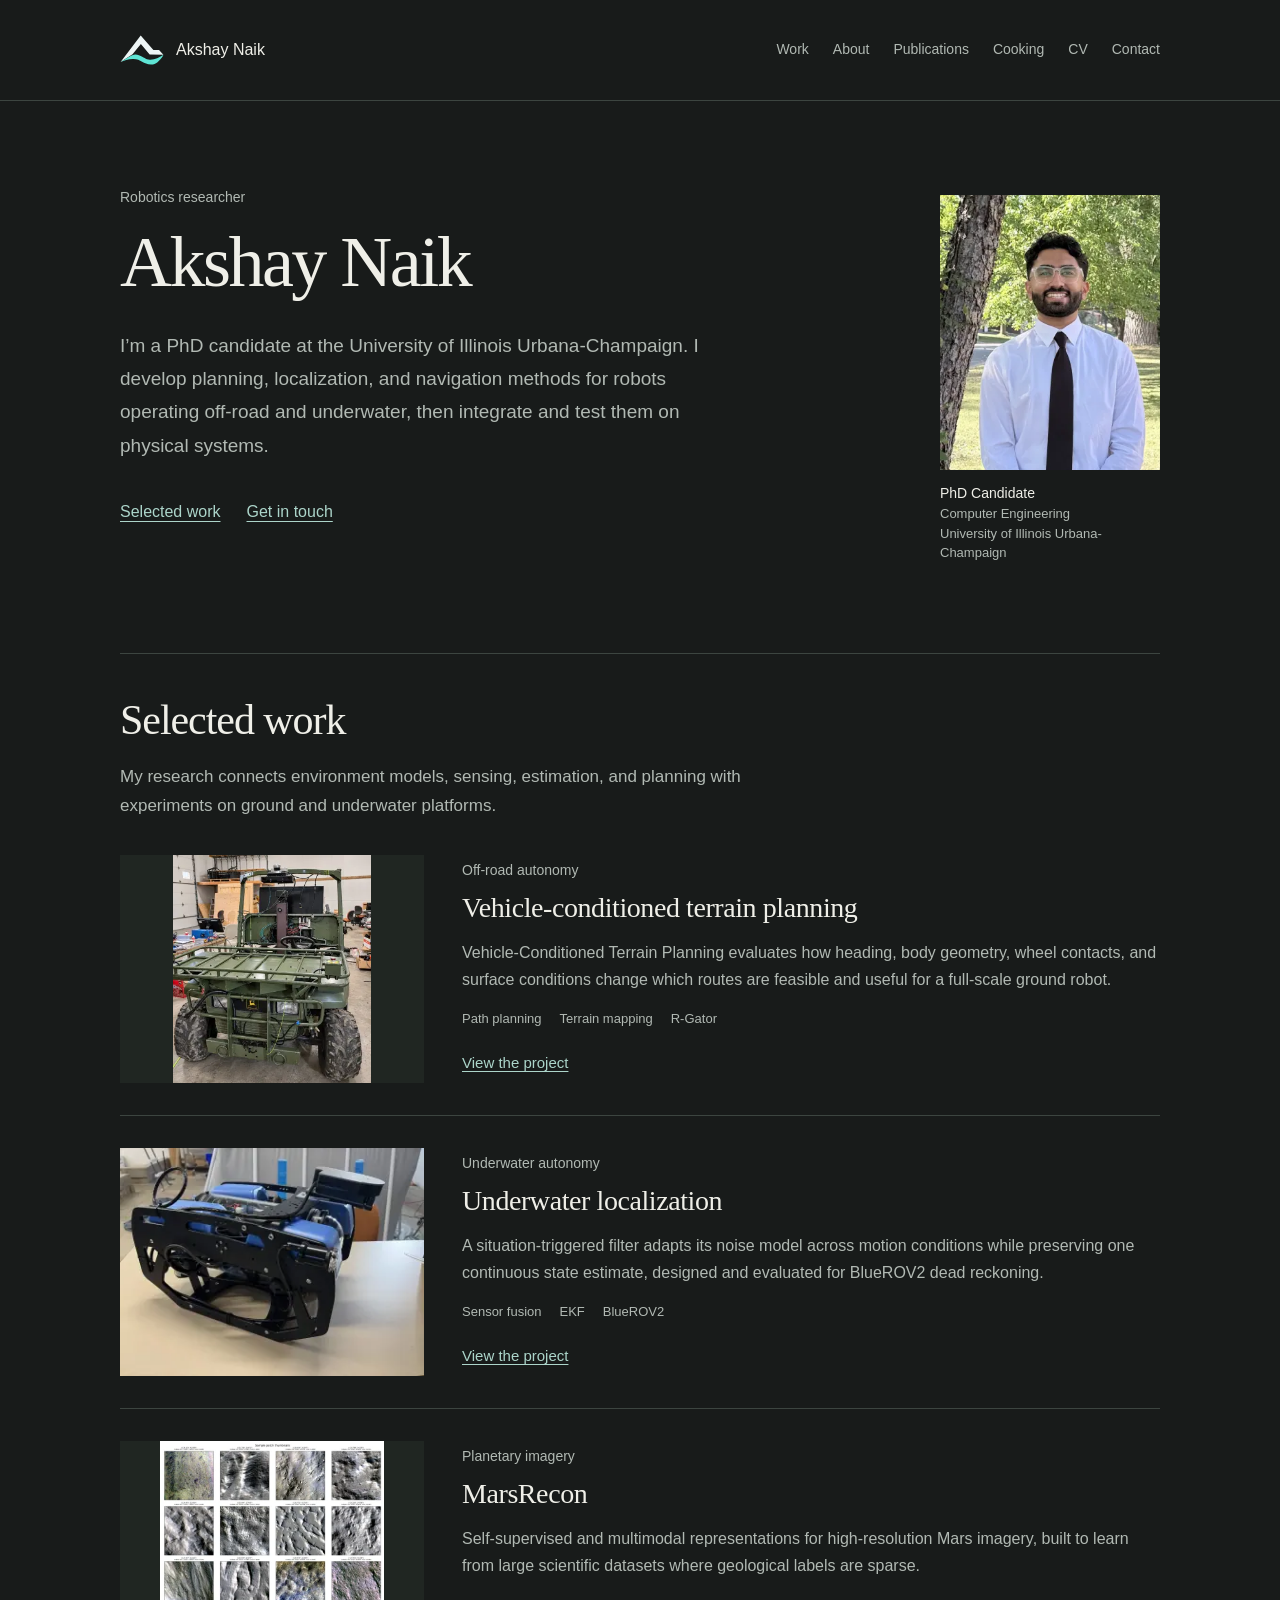
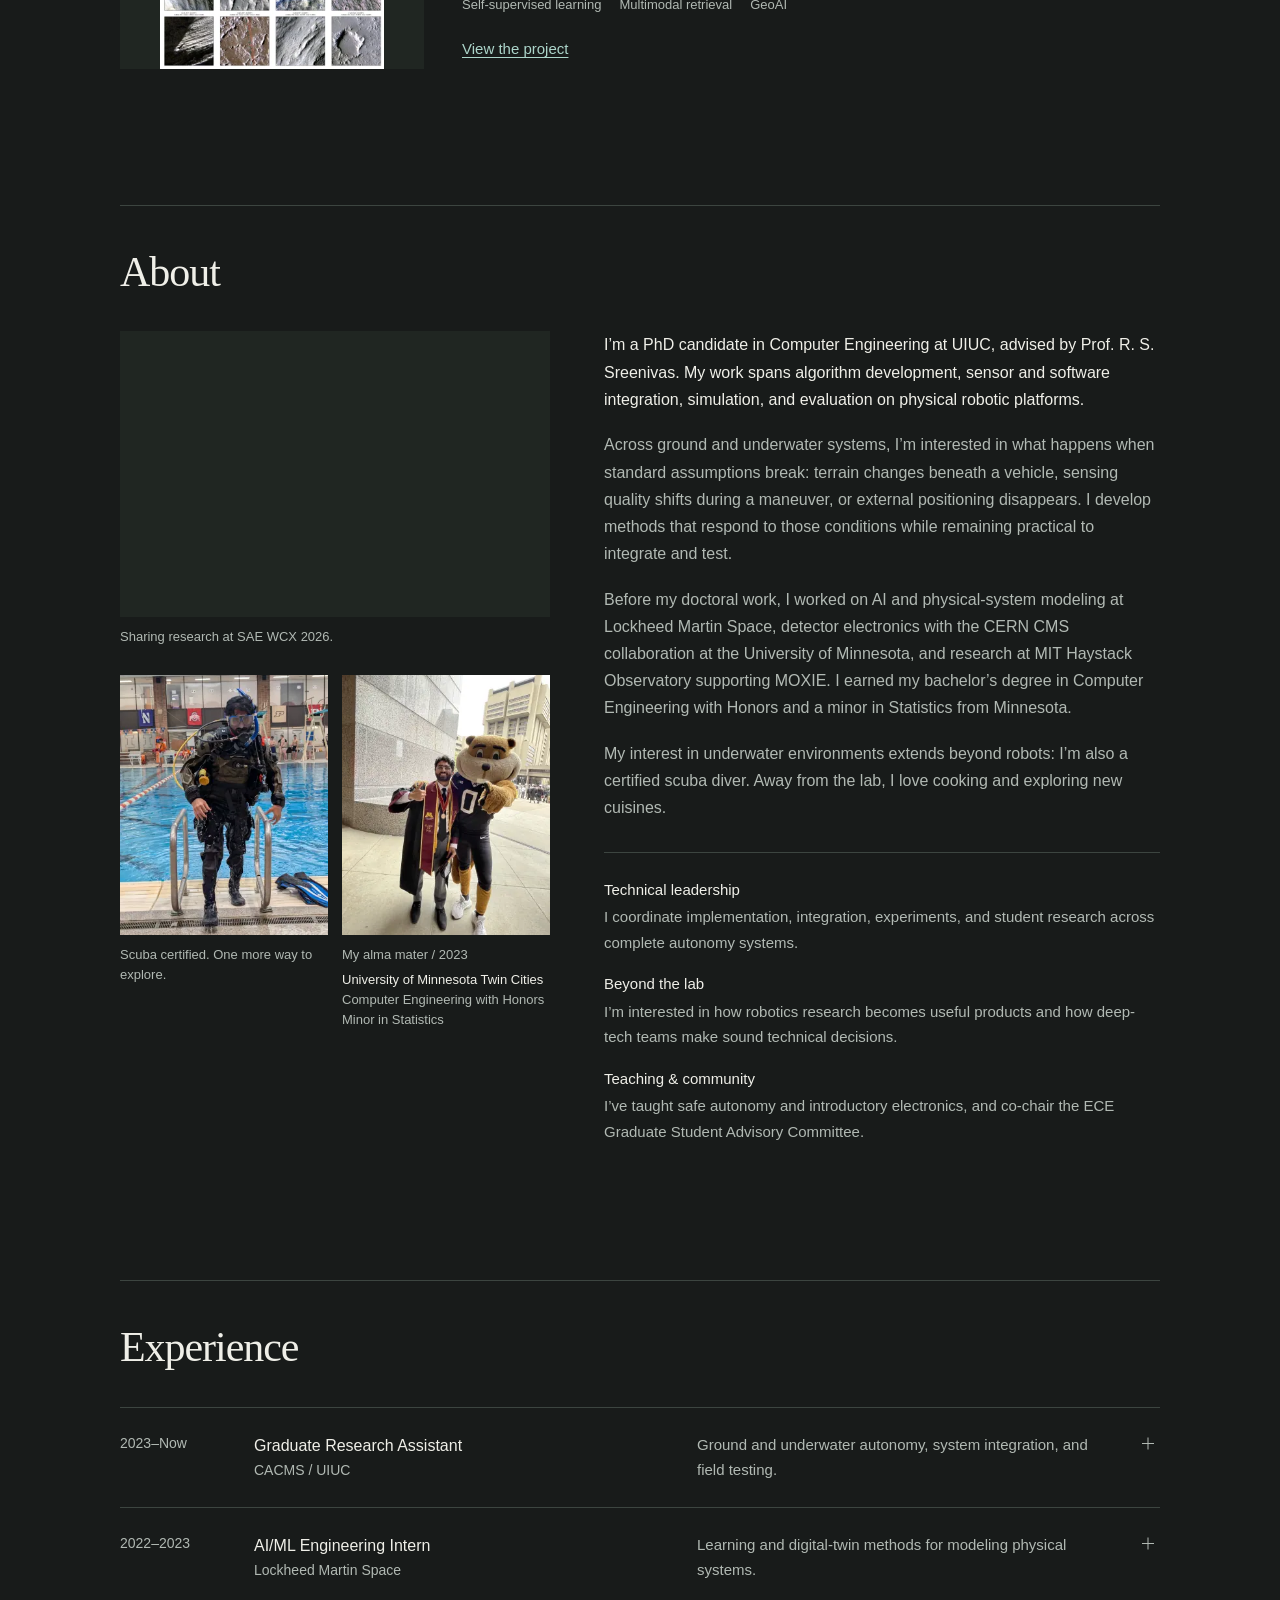
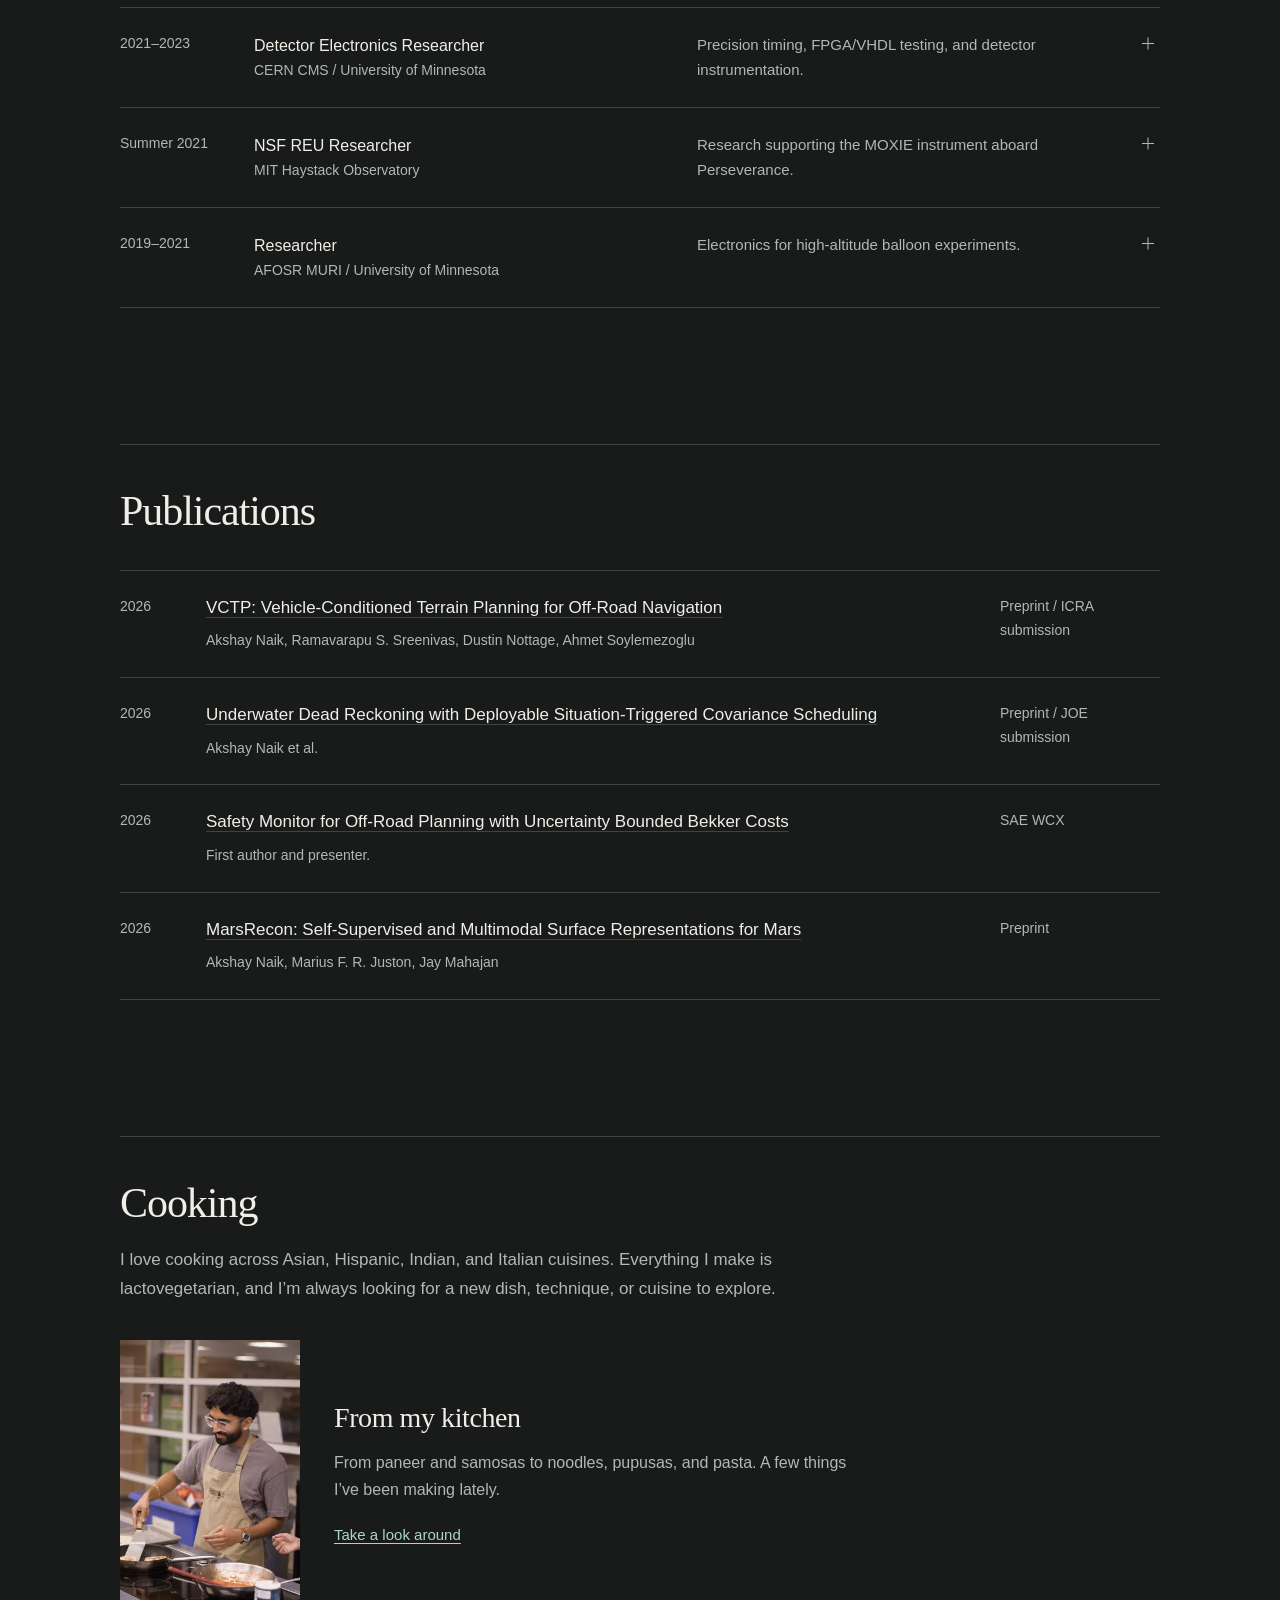
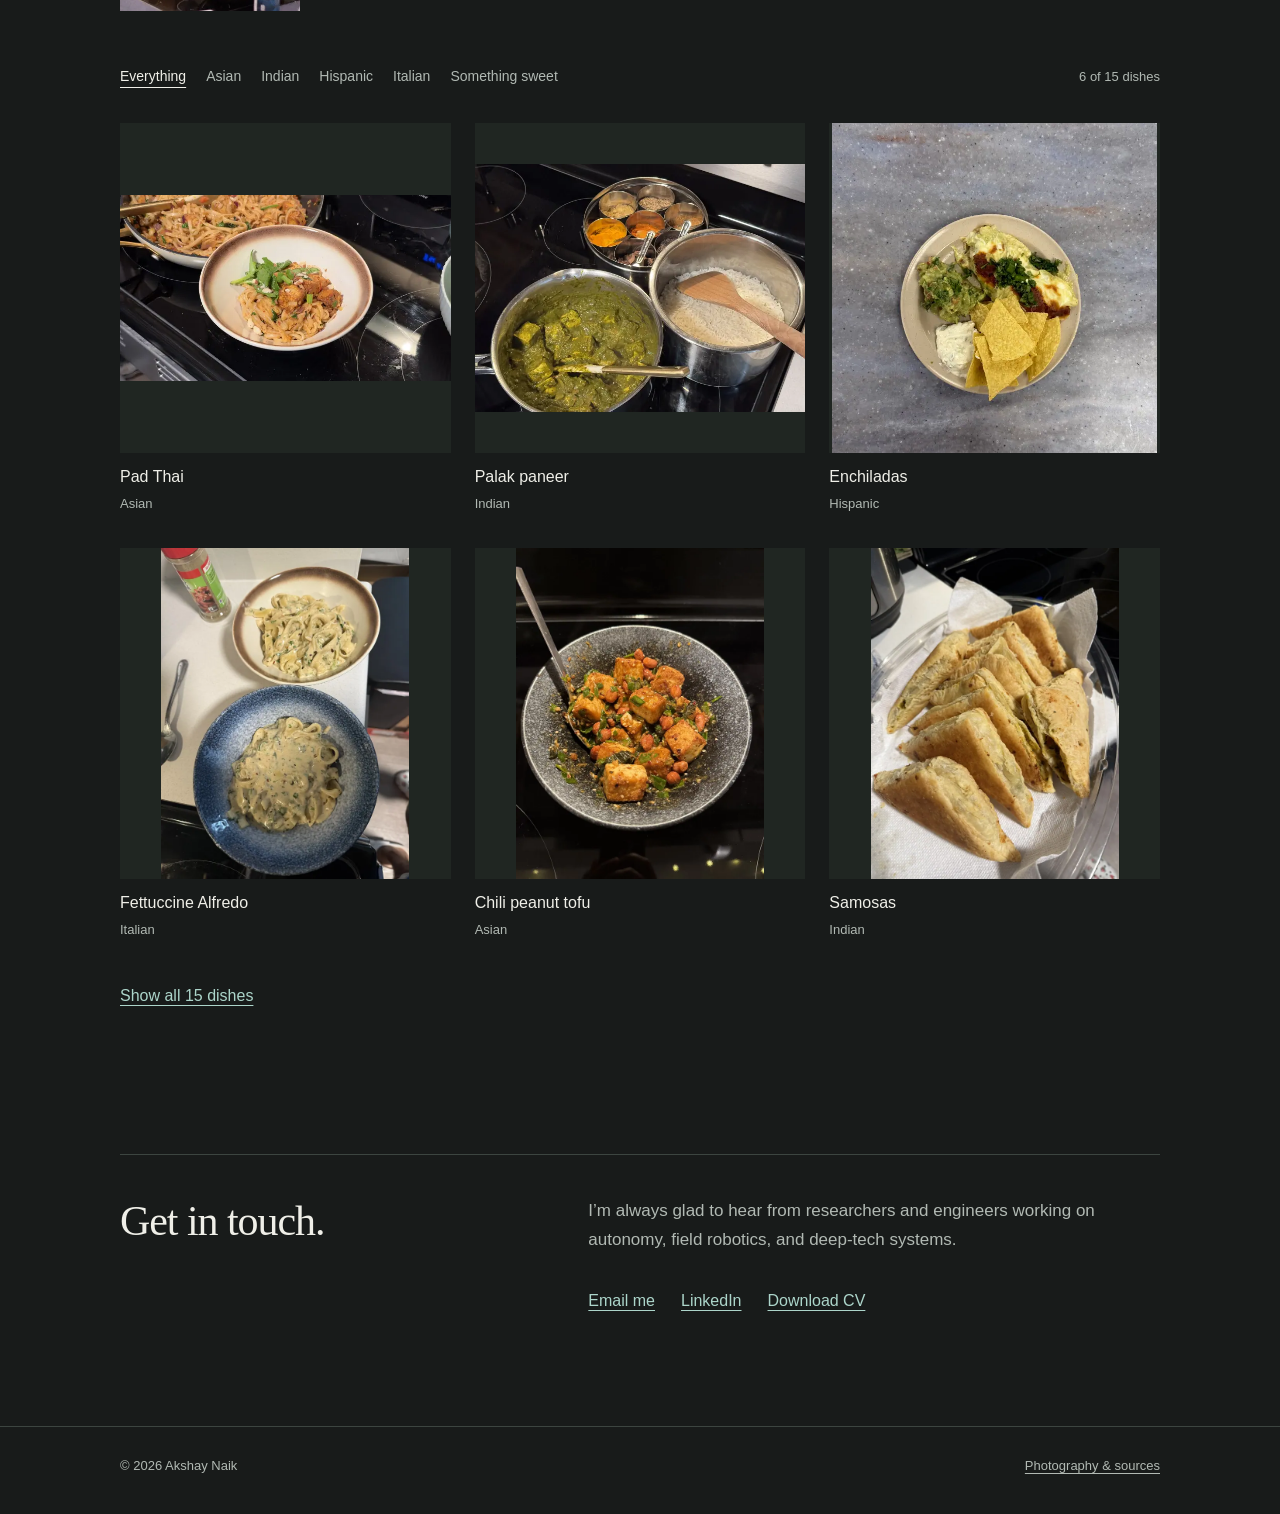
<file: public/index.html>
<!doctype html>
<html lang="en">
<head>
  <meta charset="utf-8">
  <meta name="viewport" content="width=device-width, initial-scale=1">
  <meta name="description" content="Akshay Naik is a PhD candidate at UIUC developing planning, localization, and navigation methods for robots in off-road and underwater environments.">
  <meta name="theme-color" content="#181b1a">
  <title>Akshay Naik | Robotics Researcher</title>
  <link rel="icon" href="assets/favicon-land-water.svg" type="image/svg+xml" sizes="any">
  <link rel="stylesheet" href="styles.css">
  
  <script src="script.js" defer></script>
  <script type="application/ld+json">
  {"@context":"https://schema.org","@type":"Person","name":"Akshay Naik","jobTitle":"PhD Candidate in Computer Engineering","affiliation":{"@type":"CollegeOrUniversity","name":"University of Illinois Urbana-Champaign"},"email":"mailto:akshayn3@illinois.edu","sameAs":["https://www.linkedin.com/in/-akshay-naik"]}
  </script>
  <link rel="canonical" href="https://akshayn3.github.io/">
  <meta property="og:url" content="https://akshayn3.github.io/">
  <meta property="og:site_name" content="Akshay Naik">
  <meta property="og:title" content="Akshay Naik | Robotics Researcher">
  <meta property="og:description" content="Research in terrain-aware planning, underwater localization, and physical autonomous systems.">
  <meta property="og:type" content="website">
  <meta property="og:image" content="https://akshayn3.github.io/assets/social-land-water.png">
  <meta property="og:image:type" content="image/png">
  <meta property="og:image:width" content="1200">
  <meta property="og:image:height" content="630">
  <meta property="og:image:alt" content="Akshay Naik’s Land &amp; Water logo: a white ridge and cyan wave on a dark background.">
  <meta name="twitter:card" content="summary_large_image">
  <meta name="twitter:title" content="Akshay Naik | Robotics Researcher">
  <meta name="twitter:description" content="Research in terrain-aware planning, underwater localization, and physical autonomous systems.">
  <meta name="twitter:image" content="https://akshayn3.github.io/assets/social-land-water.png">
  <meta name="twitter:image:alt" content="Akshay Naik’s Land &amp; Water logo: a white ridge and cyan wave on a dark background.">
</head>
<body>
  <a class="skip-link" href="#main">Skip to content</a>
  <header class="site-header">
    <div class="container nav-shell">
      <a class="wordmark" href="./" aria-label="Akshay Naik, home">
        <img class="wordmark-mark" src="assets/land-water-logo.svg" width="44" height="30" alt="" aria-hidden="true">
        <span>Akshay Naik</span>
      </a>
      <button class="menu-button" type="button" aria-expanded="false" aria-controls="site-menu" data-menu-button>Menu</button>
      <nav class="nav-links" id="site-menu" aria-label="Main navigation" data-menu data-open="false">
        <a href="#work">Work</a>
        <a href="#about">About</a>
        <a href="#publications">Publications</a>
        <a href="#cooking">Cooking</a>
        <a href="assets/Akshay-Naik-CV.pdf">CV</a>
        <a class="nav-cta" href="mailto:akshayn3@illinois.edu">Contact</a>
      </nav>
    </div>
  </header>

  <main id="main">
    <section class="hero">
      <div class="container hero-grid">
        <div>
          <p class="eyebrow">Robotics researcher</p>
          <h1>Akshay Naik</h1>
          <p class="hero-intro">I’m a PhD candidate at the University of Illinois Urbana-Champaign. I develop planning, localization, and navigation methods for robots operating off-road and underwater, then integrate and test them on physical systems.</p>
          <div class="hero-actions">
            <a class="button button-primary" href="#work">Selected work</a>
            <a class="button" href="mailto:akshayn3@illinois.edu">Get in touch</a>
          </div>
        </div>
        <div class="portrait-wrap">
          <div class="portrait-frame">
            <a href="assets/optimized/akshay-portrait-640.webp" data-gallery data-title="Akshay Naik" data-subtitle="PhD Candidate in Computer Engineering / UIUC"><img src="assets/optimized/akshay-portrait-640.webp" alt="Akshay Naik outdoors" width="675" height="1200" fetchpriority="high" srcset="assets/optimized/akshay-portrait-320.webp 320w, assets/optimized/akshay-portrait-640.webp 640w" decoding="async" sizes="(max-width: 760px) 180px, 220px"></a>
          </div>
          <div class="portrait-tag"><div><strong>PhD Candidate</strong><span>Computer Engineering</span><span>University of Illinois Urbana-Champaign</span></div></div>
        </div>
      </div>
    </section>


    <section class="section" id="work">
      <div class="container">
        <div class="section-heading">
          <h2>Selected work</h2>
          <p>My research connects environment models, sensing, estimation, and planning with experiments on ground and underwater platforms.</p>
        </div>

        <div class="work-list">
          <article class="work-card ground">
            <div class="work-media">
              <img src="assets/optimized/rgator-640.webp" alt="Instrumented John Deere R-Gator research vehicle in the lab" width="1559" height="1800" loading="lazy" srcset="assets/optimized/rgator-320.webp 320w, assets/optimized/rgator-640.webp 640w, assets/optimized/rgator-1280.webp 1280w" decoding="async" sizes="(max-width: 470px) calc(100vw - 40px), (max-width: 600px) 430px, (max-width: 900px) 280px, 304px">
            </div>
            <div class="work-copy">
              <div>
                <p class="eyebrow">Off-road autonomy</p>
                <h3>Vehicle-conditioned terrain planning</h3>
                <p>Vehicle-Conditioned Terrain Planning evaluates how heading, body geometry, wheel contacts, and surface conditions change which routes are feasible and useful for a full-scale ground robot.</p>
                <div class="tags" aria-label="Topics"><span class="tag">Path planning</span><span class="tag">Terrain mapping</span><span class="tag">R-Gator</span></div>
              </div>
              <a class="text-link" href="projects/off-road/">View the project</a>
            </div>
          </article>

          <article class="work-card water">
            <div class="work-media">
              <img src="assets/optimized/bluerov2-640.webp" alt="BlueROV2 underwater robot configured with research sensors" width="1800" height="1350" loading="lazy" srcset="assets/optimized/bluerov2-320.webp 320w, assets/optimized/bluerov2-640.webp 640w, assets/optimized/bluerov2-1280.webp 1280w" decoding="async" sizes="(max-width: 470px) calc(100vw - 40px), (max-width: 600px) 430px, (max-width: 900px) 280px, 304px">
            </div>
            <div class="work-copy">
              <div>
                <p class="eyebrow">Underwater autonomy</p>
                <h3>Underwater localization</h3>
                <p>A situation-triggered filter adapts its noise model across motion conditions while preserving one continuous state estimate, designed and evaluated for BlueROV2 dead reckoning.</p>
                <div class="tags" aria-label="Topics"><span class="tag">Sensor fusion</span><span class="tag">EKF</span><span class="tag">BlueROV2</span></div>
              </div>
              <a class="text-link" href="projects/underwater/">View the project</a>
            </div>
          </article>

          <article class="mars-card">
            <div class="mars-visual">
              <img src="assets/optimized/marsrecon-patches-640.webp" alt="Grid of authentic HiRISE image patches from the Olympus Mons subset used in MarsRecon" width="1422" height="1450" loading="lazy" srcset="assets/optimized/marsrecon-patches-320.webp 320w, assets/optimized/marsrecon-patches-640.webp 640w, assets/optimized/marsrecon-patches-1422.webp 1422w" decoding="async" sizes="(max-width: 470px) calc(100vw - 40px), (max-width: 600px) 430px, (max-width: 900px) 280px, 304px">
            </div>
            <div class="mars-copy">
              <p class="eyebrow">Planetary imagery</p>
              <h3>MarsRecon</h3>
              <p>Self-supervised and multimodal representations for high-resolution Mars imagery, built to learn from large scientific datasets where geological labels are sparse.</p>
              <div class="tags" aria-label="Topics"><span class="tag">Self-supervised learning</span><span class="tag">Multimodal retrieval</span><span class="tag">GeoAI</span></div>
              <a class="text-link" href="projects/marsrecon/">View the project</a>
            </div>
          </article>
        </div>
      </div>
    </section>

    <section class="section section-rule" id="about">
      <div class="container">
        <div class="section-heading"><h2>About</h2></div>
        <div class="about-grid">
          <div class="about-visuals">
            <figure class="about-presentation">
              <a href="assets/optimized/wcx-presentation-1280.webp" data-gallery data-title="Sharing the research" data-subtitle="Presenting off-road planning research at SAE WCX 2026"><img src="assets/optimized/wcx-presentation-640.webp" alt="Akshay Naik presenting off-road planning research at SAE WCX" width="1800" height="1193" loading="lazy" srcset="assets/optimized/wcx-presentation-320.webp 320w, assets/optimized/wcx-presentation-640.webp 640w, assets/optimized/wcx-presentation-1280.webp 1280w" decoding="async" sizes="(max-width: 500px) calc(100vw - 40px), 430px"></a>
              <figcaption>Sharing research at SAE WCX 2026.</figcaption>
            </figure>
            <div class="about-gallery">
              <figure class="about-moment about-scuba">
                <a href="assets/optimized/scuba-certified-1280.webp" data-gallery data-title="Scuba certified" data-subtitle="Akshay Naik / Personal photograph"><img src="assets/optimized/scuba-certified-640.webp" alt="Akshay Naik in scuba gear at the pool during his scuba certification" width="1355" height="1800" loading="lazy" srcset="assets/optimized/scuba-certified-320.webp 320w, assets/optimized/scuba-certified-640.webp 640w, assets/optimized/scuba-certified-1280.webp 1280w" decoding="async" sizes="(max-width: 500px) calc((100vw - 54px) / 2), 208px"></a>
                <figcaption>Scuba certified. One more way to explore.</figcaption>
              </figure>
              <figure class="about-moment about-graduation">
                <a href="assets/optimized/graduation-900.webp" data-gallery data-title="My alma mater" data-subtitle="University of Minnesota Twin Cities / Class of 2023"><img src="assets/optimized/graduation-640.webp" alt="Akshay celebrating his University of Minnesota graduation with Goldy Gopher" width="900" height="1200" loading="lazy" srcset="assets/optimized/graduation-320.webp 320w, assets/optimized/graduation-640.webp 640w, assets/optimized/graduation-900.webp 900w" decoding="async" sizes="(max-width: 500px) calc((100vw - 54px) / 2), 208px"></a>
                <figcaption><span class="eyebrow">My alma mater / 2023</span><strong>University of Minnesota Twin Cities</strong><br>Computer Engineering with Honors<br>Minor in Statistics</figcaption>
              </figure>
            </div>
          </div>
        <div class="about-copy">
          <p class="lead">I’m a PhD candidate in Computer Engineering at UIUC, advised by Prof. R. S. Sreenivas. My work spans algorithm development, sensor and software integration, simulation, and evaluation on physical robotic platforms.</p>
          <p>Across ground and underwater systems, I’m interested in what happens when standard assumptions break: terrain changes beneath a vehicle, sensing quality shifts during a maneuver, or external positioning disappears. I develop methods that respond to those conditions while remaining practical to integrate and test.</p>
          <p>Before my doctoral work, I worked on AI and physical-system modeling at Lockheed Martin Space, detector electronics with the CERN CMS collaboration at the University of Minnesota, and research at MIT Haystack Observatory supporting MOXIE. I earned my bachelor’s degree in Computer Engineering with Honors and a minor in Statistics from Minnesota.</p>
          <p>My interest in underwater environments extends beyond robots: I’m also a certified scuba diver. Away from the lab, I love cooking and exploring new cuisines.</p>
          <div class="about-notes">
            <div class="about-note"><h3>Technical leadership</h3><p>I coordinate implementation, integration, experiments, and student research across complete autonomy systems.</p></div>
            <div class="about-note"><h3>Beyond the lab</h3><p>I’m interested in how robotics research becomes useful products and how deep-tech teams make sound technical decisions.</p></div>
            <div class="about-note"><h3>Teaching &amp; community</h3><p>I’ve taught safe autonomy and introductory electronics, and co-chair the ECE Graduate Student Advisory Committee.</p></div>
          </div>
        </div>
        </div>
      </div>
    </section>

    <section class="section section-rule" aria-labelledby="experience-title">
      <div class="container">
        <div class="section-heading"><h2 id="experience-title">Experience</h2></div>
        <div class="timeline">
          <details class="experience-item" name="experience" id="experience-cacms">
    <summary class="timeline-row"><span class="timeline-date">2023–Now</span><span class="timeline-role">Graduate Research Assistant<span class="timeline-place">CACMS / UIUC</span></span><span class="timeline-copy">Ground and underwater autonomy, system integration, and field testing.</span><span class="experience-toggle" aria-hidden="true"></span></summary>
    <div class="experience-detail">
      <div class="experience-media"><template data-experience-media><figure class="experience-figure experience-figure--logo"><a href="assets/optimized/context/cacms-logo-505.webp" aria-label="View full-size CACMS / UIUC image"><img src="assets/optimized/context/cacms-logo-505.webp" alt="Illinois-shaped CACMS website illustration showing autonomous vehicles, construction equipment, and underwater robotics" loading="lazy" sizes="280px" srcset="assets/optimized/context/cacms-logo-320.webp 320w, assets/optimized/context/cacms-logo-505.webp 505w" width="505" height="882" decoding="async"></a><figcaption>Autonomous systems illustration from the official CACMS website.<span class="experience-credit"><a href="https://cacms.grainger.illinois.edu/">CACMS / University of Illinois Urbana-Champaign</a></span></figcaption></figure></template><noscript><figure class="experience-figure experience-figure--logo"><a href="assets/optimized/context/cacms-logo-505.webp" aria-label="View full-size CACMS / UIUC image"><img src="assets/optimized/context/cacms-logo-505.webp" alt="Illinois-shaped CACMS website illustration showing autonomous vehicles, construction equipment, and underwater robotics" loading="lazy" sizes="280px" srcset="assets/optimized/context/cacms-logo-320.webp 320w, assets/optimized/context/cacms-logo-505.webp 505w" width="505" height="882" decoding="async"></a><figcaption>Autonomous systems illustration from the official CACMS website.<span class="experience-credit"><a href="https://cacms.grainger.illinois.edu/">CACMS / University of Illinois Urbana-Champaign</a></span></figcaption></figure></noscript></div>
      <div class="experience-prose"><h3>Connecting autonomy algorithms to complete robotic systems.</h3><p>I lead development and integration for ground and underwater platforms, connecting sensing, state estimation, mapping, and planning. My work includes full-scale R-Gator autonomy, BlueROV2 experiments, and coordinating software integration and field testing.</p><p>I also help scope student research, review technical approaches, and co-authored a successful proposal that secured $50,000 for the lab’s underwater-autonomy research.</p><div class="experience-links"><a class="text-link" href="https://cacms.grainger.illinois.edu/">Visit CACMS</a><a class="text-link" href="projects/off-road/">Ground-autonomy research</a><a class="text-link" href="projects/underwater/">Underwater research</a></div></div>
    </div>
  </details>
<details class="experience-item" name="experience" id="experience-lockheed">
    <summary class="timeline-row"><span class="timeline-date">2022–2023</span><span class="timeline-role">AI/ML Engineering Intern<span class="timeline-place">Lockheed Martin Space</span></span><span class="timeline-copy">Learning and digital-twin methods for modeling physical systems.</span><span class="experience-toggle" aria-hidden="true"></span></summary>
    <div class="experience-detail">
      <div class="experience-media"><template data-experience-media><figure class="experience-figure"><a href="assets/optimized/context/lockheed-space-1055.webp" aria-label="View full-size Lockheed Martin Space image"><img src="assets/optimized/context/lockheed-space-640.webp" alt="An engineer in augmented-reality glasses working with a blue wireframe model of the LM 400 satellite" loading="lazy" sizes="280px" srcset="assets/optimized/context/lockheed-space-320.webp 320w, assets/optimized/context/lockheed-space-640.webp 640w, assets/optimized/context/lockheed-space-1055.webp 1055w" width="1055" height="631" decoding="async"></a><figcaption>Digital engineering for Lockheed Martin’s LM 400 satellite. Program context.<span class="experience-credit"><a href="https://news.lockheedmartin.com/2023-04-19-Lockheed-Martins-First-LM-400-Multi-Mission-Space-Vehicle-Completes-Demanding-Testing-Milestone">Lockheed Martin Corporation</a></span></figcaption></figure></template><noscript><figure class="experience-figure"><a href="assets/optimized/context/lockheed-space-1055.webp" aria-label="View full-size Lockheed Martin Space image"><img src="assets/optimized/context/lockheed-space-640.webp" alt="An engineer in augmented-reality glasses working with a blue wireframe model of the LM 400 satellite" loading="lazy" sizes="280px" srcset="assets/optimized/context/lockheed-space-320.webp 320w, assets/optimized/context/lockheed-space-640.webp 640w, assets/optimized/context/lockheed-space-1055.webp 1055w" width="1055" height="631" decoding="async"></a><figcaption>Digital engineering for Lockheed Martin’s LM 400 satellite. Program context.<span class="experience-credit"><a href="https://news.lockheedmartin.com/2023-04-19-Lockheed-Martins-First-LM-400-Multi-Mission-Space-Vehicle-Completes-Demanding-Testing-Milestone">Lockheed Martin Corporation</a></span></figcaption></figure></noscript></div>
      <div class="experience-prose"><h3>Learning models grounded in physical behavior.</h3><p>Across two internships, I applied graph neural networks to heat-transfer modeling and digital-twin/Kalman-filter methods to aerospace state estimation. I worked across engineering teams to translate physical-system behavior into data-driven models.</p><p>The image illustrates digital engineering for the LM 400 satellite program. The linked articles provide context for the broader space and digital-twin work.</p><div class="experience-links"><a class="text-link" href="https://news.lockheedmartin.com/2023-04-19-Lockheed-Martins-First-LM-400-Multi-Mission-Space-Vehicle-Completes-Demanding-Testing-Milestone">LM 400 digital engineering</a><a class="text-link" href="https://www.lockheedmartin.com/en-us/news/features/2021/visualizing-the-digital-thread-and-digital-twins.html">Digital thread &amp; digital twins</a></div></div>
    </div>
  </details>
<details class="experience-item" name="experience" id="experience-cms">
    <summary class="timeline-row"><span class="timeline-date">2021–2023</span><span class="timeline-role">Detector Electronics Researcher<span class="timeline-place">CERN CMS / University of Minnesota</span></span><span class="timeline-copy">Precision timing, FPGA/VHDL testing, and detector instrumentation.</span><span class="experience-toggle" aria-hidden="true"></span></summary>
    <div class="experience-detail">
      <div class="experience-media"><template data-experience-media><figure class="experience-figure"><a href="assets/optimized/context/cms-detector-1280.webp" aria-label="View full-size CERN CMS / University of Minnesota image"><img src="assets/optimized/context/cms-detector-640.webp" alt="The Compact Muon Solenoid detector at CERN during the final stages of Long Shutdown 2" loading="lazy" sizes="280px" srcset="assets/optimized/context/cms-detector-320.webp 320w, assets/optimized/context/cms-detector-640.webp 640w, assets/optimized/context/cms-detector-1280.webp 1280w" width="1280" height="853" decoding="async"></a><figcaption>CMS during the final stages of Long Shutdown 2.<span class="experience-credit"><a href="https://cds.cern.ch/record/2777919">Samuel Joseph Hertzog and Julien Marius Ordan / CERN</a></span></figcaption></figure></template><noscript><figure class="experience-figure"><a href="assets/optimized/context/cms-detector-1280.webp" aria-label="View full-size CERN CMS / University of Minnesota image"><img src="assets/optimized/context/cms-detector-640.webp" alt="The Compact Muon Solenoid detector at CERN during the final stages of Long Shutdown 2" loading="lazy" sizes="280px" srcset="assets/optimized/context/cms-detector-320.webp 320w, assets/optimized/context/cms-detector-640.webp 640w, assets/optimized/context/cms-detector-1280.webp 1280w" width="1280" height="853" decoding="async"></a><figcaption>CMS during the final stages of Long Shutdown 2.<span class="experience-credit"><a href="https://cds.cern.ch/record/2777919">Samuel Joseph Hertzog and Julien Marius Ordan / CERN</a></span></figcaption></figure></noscript></div>
      <div class="experience-prose"><h3>Precision timing for detector electronics.</h3><p>At the University of Minnesota, I characterized a precision tunable time-delay circuit for future detector instrumentation. I built FPGA/VHDL test workflows and developed temperature-dependent timing correction, contributing to an honors thesis and TWEPP 2023 work.</p><p>The photograph shows the wider CMS experiment at CERN.</p><div class="experience-links"><a class="text-link" href="https://home.cern/science/experiments/cms/">About the CMS experiment</a></div></div>
    </div>
  </details>
<details class="experience-item" name="experience" id="experience-moxie">
    <summary class="timeline-row"><span class="timeline-date">Summer 2021</span><span class="timeline-role">NSF REU Researcher<span class="timeline-place">MIT Haystack Observatory</span></span><span class="timeline-copy">Research supporting the MOXIE instrument aboard Perseverance.</span><span class="experience-toggle" aria-hidden="true"></span></summary>
    <div class="experience-detail">
      <div class="experience-media"><template data-experience-media><figure class="experience-figure"><a href="assets/optimized/context/moxie-1280.webp" aria-label="View full-size MIT Haystack Observatory image"><img src="assets/optimized/context/moxie-640.webp" alt="MOXIE engineering model before vibration testing at NASA’s Jet Propulsion Laboratory" loading="lazy" sizes="280px" srcset="assets/optimized/context/moxie-320.webp 320w, assets/optimized/context/moxie-640.webp 640w, assets/optimized/context/moxie-1280.webp 1280w" width="1600" height="1200" decoding="async"></a><figcaption>MOXIE engineering model before vibration testing at JPL.<span class="experience-credit"><a href="https://www.jpl.nasa.gov/images/pia24202-moxie-shakes-it-up/">NASA/JPL-Caltech</a></span></figcaption></figure></template><noscript><figure class="experience-figure"><a href="assets/optimized/context/moxie-1280.webp" aria-label="View full-size MIT Haystack Observatory image"><img src="assets/optimized/context/moxie-640.webp" alt="MOXIE engineering model before vibration testing at NASA’s Jet Propulsion Laboratory" loading="lazy" sizes="280px" srcset="assets/optimized/context/moxie-320.webp 320w, assets/optimized/context/moxie-640.webp 640w, assets/optimized/context/moxie-1280.webp 1280w" width="1600" height="1200" decoding="async"></a><figcaption>MOXIE engineering model before vibration testing at JPL.<span class="experience-credit"><a href="https://www.jpl.nasa.gov/images/pia24202-moxie-shakes-it-up/">NASA/JPL-Caltech</a></span></figcaption></figure></noscript></div>
      <div class="experience-prose"><h3>Research supporting planetary exploration.</h3><p>As an NSF REU researcher at MIT Haystack Observatory, I contributed to research supporting MOXIE, the oxygen-production instrument aboard NASA’s Perseverance rover.</p><p>The image shows a MOXIE engineering model before vibration testing at JPL.</p><div class="experience-links"><a class="text-link" href="https://www.jpl.nasa.gov/images/pia24202-moxie-shakes-it-up/">MOXIE image and instrument context</a></div></div>
    </div>
  </details>
<details class="experience-item" name="experience" id="experience-afosr">
    <summary class="timeline-row"><span class="timeline-date">2019–2021</span><span class="timeline-role">Researcher<span class="timeline-place">AFOSR MURI / University of Minnesota</span></span><span class="timeline-copy">Electronics for high-altitude balloon experiments.</span><span class="experience-toggle" aria-hidden="true"></span></summary>
    <div class="experience-detail">
      <div class="experience-media"><template data-experience-media><figure class="experience-figure"><a href="assets/optimized/context/afrl-hypersonics-1280.webp" aria-label="View full-size AFOSR MURI / University of Minnesota image"><img src="assets/optimized/context/afrl-hypersonics-640.webp" alt="BOLT II research rocket rising above the launch facility in a plume of flame" loading="lazy" sizes="280px" srcset="assets/optimized/context/afrl-hypersonics-320.webp 320w, assets/optimized/context/afrl-hypersonics-640.webp 640w, assets/optimized/context/afrl-hypersonics-1280.webp 1280w" width="1280" height="1920" decoding="async"></a><figcaption>BOLT II launch at NASA Wallops, March 21, 2022. Related hypersonics research.<span class="experience-credit"><a href="https://afresearchlab.com/afrl-afosr-conducts-successful-rocket-launch-at-nasa-wallops-for-hypersonics-research/">NASA/Wallops / Brian Bonsteel</a></span></figcaption></figure></template><noscript><figure class="experience-figure"><a href="assets/optimized/context/afrl-hypersonics-1280.webp" aria-label="View full-size AFOSR MURI / University of Minnesota image"><img src="assets/optimized/context/afrl-hypersonics-640.webp" alt="BOLT II research rocket rising above the launch facility in a plume of flame" loading="lazy" sizes="280px" srcset="assets/optimized/context/afrl-hypersonics-320.webp 320w, assets/optimized/context/afrl-hypersonics-640.webp 640w, assets/optimized/context/afrl-hypersonics-1280.webp 1280w" width="1280" height="1920" decoding="async"></a><figcaption>BOLT II launch at NASA Wallops, March 21, 2022. Related hypersonics research.<span class="experience-credit"><a href="https://afresearchlab.com/afrl-afosr-conducts-successful-rocket-launch-at-nasa-wallops-for-hypersonics-research/">NASA/Wallops / Brian Bonsteel</a></span></figcaption></figure></noscript></div>
      <div class="experience-prose"><h3>Instrumentation for studying hypersonic flight environments.</h3><p>I designed printed circuit boards and configured electronics for high-altitude balloon experiments measuring stratospheric particulates relevant to hypersonic boundary-layer transition.</p><p>The linked AFRL article describes related hypersonics research at NASA Wallops.</p><div class="experience-links"><a class="text-link" href="https://www.afrl.af.mil/News/Article-Display/Article/2975711/afrlafosr-conducts-successful-rocket-launch-at-nasa-wallops-for-hypersonics-res/">Related AFRL hypersonics article</a></div></div>
    </div>
  </details>
        </div>
      </div>
    </section>

    <section class="section section-rule" id="publications">
      <div class="container">
        <div class="section-heading"><h2>Publications</h2></div>
        <div class="publication-list">
          <article class="publication"><div class="publication-year">2026</div><div><h3><a href="https://arxiv.org/abs/2609.17834">VCTP: Vehicle-Conditioned Terrain Planning for Off-Road Navigation</a></h3><p>Akshay Naik, Ramavarapu S. Sreenivas, Dustin Nottage, Ahmet Soylemezoglu</p></div><span class="status">Preprint / ICRA submission</span></article>
          <article class="publication"><div class="publication-year">2026</div><div><h3><a href="https://arxiv.org/abs/2607.10597">Underwater Dead Reckoning with Deployable Situation-Triggered Covariance Scheduling</a></h3><p>Akshay Naik et al.</p></div><span class="status">Preprint / JOE submission</span></article>
          <article class="publication"><div class="publication-year">2026</div><div><h3><a href="https://doi.org/10.4271/2026-01-0141">Safety Monitor for Off-Road Planning with Uncertainty Bounded Bekker Costs</a></h3><p>First author and presenter.</p></div><span class="status">SAE WCX</span></article>
          <article class="publication"><div class="publication-year">2026</div><div><h3><a href="https://arxiv.org/abs/2609.22379">MarsRecon: Self-Supervised and Multimodal Surface Representations for Mars</a></h3><p>Akshay Naik, Marius F. R. Juston, Jay Mahajan</p></div><span class="status">Preprint</span></article>
        </div>
      </div>
    </section>

    <section class="section section-rule cooking-section" id="cooking">
      <div class="container">
        <div class="cooking-intro">
          <h2>Cooking</h2>
          <div class="kitchen-intro-copy"><p>I love cooking across Asian, Hispanic, Indian, and Italian cuisines. Everything I make is lactovegetarian, and I’m always looking for a new dish, technique, or cuisine to explore.</p></div>
        </div>
        <div class="kitchen-feature">
          <figure><a href="assets/optimized/cooking/cooking-portrait-1280.webp" data-gallery data-title="At the stove" data-subtitle="From my kitchen"><img src="assets/optimized/cooking/cooking-portrait-640.webp" srcset="assets/optimized/cooking/cooking-portrait-320.webp 320w, assets/optimized/cooking/cooking-portrait-640.webp 640w, assets/optimized/cooking/cooking-portrait-1280.webp 1280w" sizes="(max-width: 360px) 180px, (max-width: 600px) 120px, 180px" alt="Akshay cooking at a stovetop while wearing an apron" loading="lazy" width="1280" height="1924" decoding="async"></a></figure>
          <div><h3>From my kitchen</h3><p>From paneer and samosas to noodles, pupusas, and pasta. A few things I’ve been making lately.</p><a class="text-link" href="#kitchen-gallery">Take a look around</a></div>
        </div>
        <div class="gallery-toolbar">
          <div class="cuisine-filters" role="group" aria-label="Filter dishes by cuisine" data-filters hidden>
            <button type="button" data-filter="all" aria-pressed="true">Everything</button>
            <button type="button" data-filter="asian" aria-pressed="false">Asian</button>
            <button type="button" data-filter="indian" aria-pressed="false">Indian</button>
            <button type="button" data-filter="hispanic" aria-pressed="false">Hispanic</button>
            <button type="button" data-filter="italian" aria-pressed="false">Italian</button>
            <button type="button" data-filter="sweet" aria-pressed="false">Something sweet</button>
          </div>
          <span class="gallery-count" role="status" aria-live="polite" data-gallery-count>15 dishes</span>
        </div>
        <div class="dish-gallery" id="kitchen-gallery"><figure class="dish-card" data-category="asian">
  <a class="dish-image" href="assets/optimized/cooking/pad-thai-1280.webp" data-gallery data-title="Pad Thai" data-subtitle="Asian" aria-label="Enlarge Pad Thai photograph">
    <img src="assets/optimized/cooking/pad-thai-640.webp" srcset="assets/optimized/cooking/pad-thai-320.webp 320w, assets/optimized/cooking/pad-thai-640.webp 640w, assets/optimized/cooking/pad-thai-1280.webp 1280w" sizes="(max-width: 600px) calc((100vw - 54px) / 2), (max-width: 1088px) calc((100vw - 96px) / 3), 331px" width="1280" height="720" alt="Akshay’s homemade pad thai" loading="lazy" decoding="async">
  </a>
  <figcaption><div><h3>Pad Thai</h3><span>Asian</span></div></figcaption>
</figure>
<figure class="dish-card" data-category="indian">
  <a class="dish-image" href="assets/optimized/cooking/palak-paneer-1280.webp" data-gallery data-title="Palak paneer" data-subtitle="Indian" aria-label="Enlarge Palak paneer photograph">
    <img src="assets/optimized/cooking/palak-paneer-640.webp" srcset="assets/optimized/cooking/palak-paneer-320.webp 320w, assets/optimized/cooking/palak-paneer-640.webp 640w, assets/optimized/cooking/palak-paneer-1280.webp 1280w" sizes="(max-width: 600px) calc((100vw - 54px) / 2), (max-width: 1088px) calc((100vw - 96px) / 3), 331px" width="1280" height="960" alt="Akshay’s homemade palak paneer" loading="lazy" decoding="async">
  </a>
  <figcaption><div><h3>Palak paneer</h3><span>Indian</span></div></figcaption>
</figure>
<figure class="dish-card" data-category="hispanic">
  <a class="dish-image" href="assets/optimized/cooking/enchiladas-1280.webp" data-gallery data-title="Enchiladas" data-subtitle="Hispanic" aria-label="Enlarge Enchiladas photograph">
    <img src="assets/optimized/cooking/enchiladas-640.webp" srcset="assets/optimized/cooking/enchiladas-320.webp 320w, assets/optimized/cooking/enchiladas-640.webp 640w, assets/optimized/cooking/enchiladas-1280.webp 1280w" sizes="(max-width: 600px) calc((100vw - 54px) / 2), (max-width: 1088px) calc((100vw - 96px) / 3), 331px" width="1280" height="1302" alt="Akshay’s homemade enchiladas" loading="lazy" decoding="async">
  </a>
  <figcaption><div><h3>Enchiladas</h3><span>Hispanic</span></div></figcaption>
</figure>
<figure class="dish-card" data-category="italian">
  <a class="dish-image" href="assets/optimized/cooking/fettuccine-alfredo-1280.webp" data-gallery data-title="Fettuccine Alfredo" data-subtitle="Italian" aria-label="Enlarge Fettuccine Alfredo photograph">
    <img src="assets/optimized/cooking/fettuccine-alfredo-640.webp" srcset="assets/optimized/cooking/fettuccine-alfredo-320.webp 320w, assets/optimized/cooking/fettuccine-alfredo-640.webp 640w, assets/optimized/cooking/fettuccine-alfredo-1280.webp 1280w" sizes="(max-width: 600px) calc((100vw - 54px) / 2), (max-width: 1088px) calc((100vw - 96px) / 3), 331px" width="1280" height="1706" alt="Akshay’s homemade fettuccine alfredo" loading="lazy" decoding="async">
  </a>
  <figcaption><div><h3>Fettuccine Alfredo</h3><span>Italian</span></div></figcaption>
</figure>
<figure class="dish-card" data-category="asian">
  <a class="dish-image" href="assets/optimized/cooking/chili-peanut-tofu-1280.webp" data-gallery data-title="Chili peanut tofu" data-subtitle="Asian" aria-label="Enlarge Chili peanut tofu photograph">
    <img src="assets/optimized/cooking/chili-peanut-tofu-640.webp" srcset="assets/optimized/cooking/chili-peanut-tofu-320.webp 320w, assets/optimized/cooking/chili-peanut-tofu-640.webp 640w, assets/optimized/cooking/chili-peanut-tofu-1280.webp 1280w" sizes="(max-width: 600px) calc((100vw - 54px) / 2), (max-width: 1088px) calc((100vw - 96px) / 3), 331px" width="1280" height="1706" alt="Akshay’s homemade chili peanut tofu" loading="lazy" decoding="async">
  </a>
  <figcaption><div><h3>Chili peanut tofu</h3><span>Asian</span></div></figcaption>
</figure>
<figure class="dish-card" data-category="indian">
  <a class="dish-image" href="assets/optimized/cooking/samosas-1280.webp" data-gallery data-title="Samosas" data-subtitle="Indian" aria-label="Enlarge Samosas photograph">
    <img src="assets/optimized/cooking/samosas-640.webp" srcset="assets/optimized/cooking/samosas-320.webp 320w, assets/optimized/cooking/samosas-640.webp 640w, assets/optimized/cooking/samosas-1280.webp 1280w" sizes="(max-width: 600px) calc((100vw - 54px) / 2), (max-width: 1088px) calc((100vw - 96px) / 3), 331px" width="1280" height="1706" alt="Akshay’s homemade samosas" loading="lazy" decoding="async">
  </a>
  <figcaption><div><h3>Samosas</h3><span>Indian</span></div></figcaption>
</figure>
<figure class="dish-card" data-category="hispanic">
  <a class="dish-image" href="assets/optimized/cooking/pupusas-1280.webp" data-gallery data-title="Pupusas" data-subtitle="Hispanic" aria-label="Enlarge Pupusas photograph">
    <img src="assets/optimized/cooking/pupusas-640.webp" srcset="assets/optimized/cooking/pupusas-320.webp 320w, assets/optimized/cooking/pupusas-640.webp 640w, assets/optimized/cooking/pupusas-1280.webp 1280w" sizes="(max-width: 600px) calc((100vw - 54px) / 2), (max-width: 1088px) calc((100vw - 96px) / 3), 331px" width="1280" height="960" alt="Akshay’s homemade pupusas" loading="lazy" decoding="async">
  </a>
  <figcaption><div><h3>Pupusas</h3><span>Hispanic</span></div></figcaption>
</figure>
<figure class="dish-card" data-category="italian">
  <a class="dish-image" href="assets/optimized/cooking/pesto-pasta-1280.webp" data-gallery data-title="Pesto pasta" data-subtitle="Italian" aria-label="Enlarge Pesto pasta photograph">
    <img src="assets/optimized/cooking/pesto-pasta-640.webp" srcset="assets/optimized/cooking/pesto-pasta-320.webp 320w, assets/optimized/cooking/pesto-pasta-640.webp 640w, assets/optimized/cooking/pesto-pasta-1280.webp 1280w" sizes="(max-width: 600px) calc((100vw - 54px) / 2), (max-width: 1088px) calc((100vw - 96px) / 3), 331px" width="1280" height="1706" alt="Akshay’s homemade pesto pasta" loading="lazy" decoding="async">
  </a>
  <figcaption><div><h3>Pesto pasta</h3><span>Italian</span></div></figcaption>
</figure>
<figure class="dish-card" data-category="indian">
  <a class="dish-image" href="assets/optimized/cooking/shahi-paneer-1280.webp" data-gallery data-title="Shahi paneer" data-subtitle="Indian" aria-label="Enlarge Shahi paneer photograph">
    <img src="assets/optimized/cooking/shahi-paneer-640.webp" srcset="assets/optimized/cooking/shahi-paneer-320.webp 320w, assets/optimized/cooking/shahi-paneer-640.webp 640w, assets/optimized/cooking/shahi-paneer-1280.webp 1280w" sizes="(max-width: 600px) calc((100vw - 54px) / 2), (max-width: 1088px) calc((100vw - 96px) / 3), 331px" width="1280" height="1706" alt="Akshay’s homemade shahi paneer" loading="lazy" decoding="async">
  </a>
  <figcaption><div><h3>Shahi paneer</h3><span>Indian</span></div></figcaption>
</figure>
<figure class="dish-card" data-category="asian">
  <a class="dish-image" href="assets/optimized/cooking/peanut-noodles-1280.webp" data-gallery data-title="Peanut noodles" data-subtitle="Asian" aria-label="Enlarge Peanut noodles photograph">
    <img src="assets/optimized/cooking/peanut-noodles-640.webp" srcset="assets/optimized/cooking/peanut-noodles-320.webp 320w, assets/optimized/cooking/peanut-noodles-640.webp 640w, assets/optimized/cooking/peanut-noodles-1280.webp 1280w" sizes="(max-width: 600px) calc((100vw - 54px) / 2), (max-width: 1088px) calc((100vw - 96px) / 3), 331px" width="1280" height="960" alt="Akshay’s homemade peanut noodles" loading="lazy" decoding="async">
  </a>
  <figcaption><div><h3>Peanut noodles</h3><span>Asian</span></div></figcaption>
</figure>
<figure class="dish-card" data-category="italian">
  <a class="dish-image" href="assets/optimized/cooking/pizza-1280.webp" data-gallery data-title="Pizza" data-subtitle="Italian" aria-label="Enlarge Pizza photograph">
    <img src="assets/optimized/cooking/pizza-640.webp" srcset="assets/optimized/cooking/pizza-320.webp 320w, assets/optimized/cooking/pizza-640.webp 640w, assets/optimized/cooking/pizza-1280.webp 1280w" sizes="(max-width: 600px) calc((100vw - 54px) / 2), (max-width: 1088px) calc((100vw - 96px) / 3), 331px" width="1280" height="2276" alt="Akshay’s homemade pizza" loading="lazy" decoding="async">
  </a>
  <figcaption><div><h3>Pizza</h3><span>Italian</span></div></figcaption>
</figure>
<figure class="dish-card" data-category="italian">
  <a class="dish-image" href="assets/optimized/cooking/pink-sauce-pasta-1080.webp" data-gallery data-title="Pink sauce pasta" data-subtitle="Italian" aria-label="Enlarge Pink sauce pasta photograph">
    <img src="assets/optimized/cooking/pink-sauce-pasta-640.webp" srcset="assets/optimized/cooking/pink-sauce-pasta-320.webp 320w, assets/optimized/cooking/pink-sauce-pasta-640.webp 640w, assets/optimized/cooking/pink-sauce-pasta-1080.webp 1080w" sizes="(max-width: 600px) calc((100vw - 54px) / 2), (max-width: 1088px) calc((100vw - 96px) / 3), 331px" width="1080" height="1354" alt="Akshay’s homemade pink sauce pasta" loading="lazy" decoding="async">
  </a>
  <figcaption><div><h3>Pink sauce pasta</h3><span>Italian</span></div></figcaption>
</figure>
<figure class="dish-card" data-category="sweet">
  <a class="dish-image" href="assets/optimized/cooking/apple-crisp-1280.webp" data-gallery data-title="Apple crisp" data-subtitle="Something sweet" aria-label="Enlarge Apple crisp photograph">
    <img src="assets/optimized/cooking/apple-crisp-640.webp" srcset="assets/optimized/cooking/apple-crisp-320.webp 320w, assets/optimized/cooking/apple-crisp-640.webp 640w, assets/optimized/cooking/apple-crisp-1280.webp 1280w" sizes="(max-width: 600px) calc((100vw - 54px) / 2), (max-width: 1088px) calc((100vw - 96px) / 3), 331px" width="1280" height="720" alt="Akshay’s homemade apple crisp" loading="lazy" decoding="async">
  </a>
  <figcaption><div><h3>Apple crisp</h3><span>Something sweet</span></div></figcaption>
</figure>
<figure class="dish-card" data-category="indian">
  <a class="dish-image" href="assets/optimized/cooking/pulao-1280.webp" data-gallery data-title="Pulao" data-subtitle="Indian" aria-label="Enlarge Pulao photograph">
    <img src="assets/optimized/cooking/pulao-640.webp" srcset="assets/optimized/cooking/pulao-320.webp 320w, assets/optimized/cooking/pulao-640.webp 640w, assets/optimized/cooking/pulao-1280.webp 1280w" sizes="(max-width: 600px) calc((100vw - 54px) / 2), (max-width: 1088px) calc((100vw - 96px) / 3), 331px" width="1280" height="1706" alt="Akshay’s homemade pulao" loading="lazy" decoding="async">
  </a>
  <figcaption><div><h3>Pulao</h3><span>Indian</span></div></figcaption>
</figure>
<figure class="dish-card" data-category="sweet">
  <a class="dish-image" href="assets/optimized/cooking/banana-bread-1280.webp" data-gallery data-title="Banana bread" data-subtitle="Something sweet" aria-label="Enlarge Banana bread photograph">
    <img src="assets/optimized/cooking/banana-bread-640.webp" srcset="assets/optimized/cooking/banana-bread-320.webp 320w, assets/optimized/cooking/banana-bread-640.webp 640w, assets/optimized/cooking/banana-bread-1280.webp 1280w" sizes="(max-width: 600px) calc((100vw - 54px) / 2), (max-width: 1088px) calc((100vw - 96px) / 3), 331px" width="1280" height="1036" alt="Akshay’s homemade banana bread" loading="lazy" decoding="async">
  </a>
  <figcaption><div><h3>Banana bread</h3><span>Something sweet</span></div></figcaption>
</figure></div>
        <div class="gallery-more"><button class="button" type="button" data-gallery-more aria-controls="kitchen-gallery" hidden>Show all 15 dishes</button></div>
      </div>
    </section>

    <section class="section" id="contact">
      <div class="container">
        <div class="contact-panel">
          <h2>Get in touch.</h2>
          <div>
            <p class="contact-copy">I’m always glad to hear from researchers and engineers working on autonomy, field robotics, and deep-tech systems.</p>
            <div class="contact-links">
              <a class="button" href="mailto:akshayn3@illinois.edu">Email me</a>
              <a class="button" href="https://www.linkedin.com/in/-akshay-naik">LinkedIn</a>
              <a class="button" href="assets/Akshay-Naik-CV.pdf">Download CV</a>
            </div>
          </div>
        </div>
      </div>
    </section>
  </main>

  <footer class="site-footer">
    <div class="container footer-grid"><span>© <span data-year>2026</span> Akshay Naik</span><a href="credits.html">Photography &amp; sources</a></div>
  </footer>
  <dialog class="image-dialog" data-lightbox aria-labelledby="lightbox-title">
    <button class="lightbox-close" type="button" data-lightbox-close aria-label="Close enlarged photograph">Close <span aria-hidden="true">×</span></button>
    <img data-lightbox-image alt="">
    <div class="lightbox-caption"><h2 id="lightbox-title"></h2><p data-lightbox-subtitle></p></div>
  </dialog>
</body>
</html>
</file>
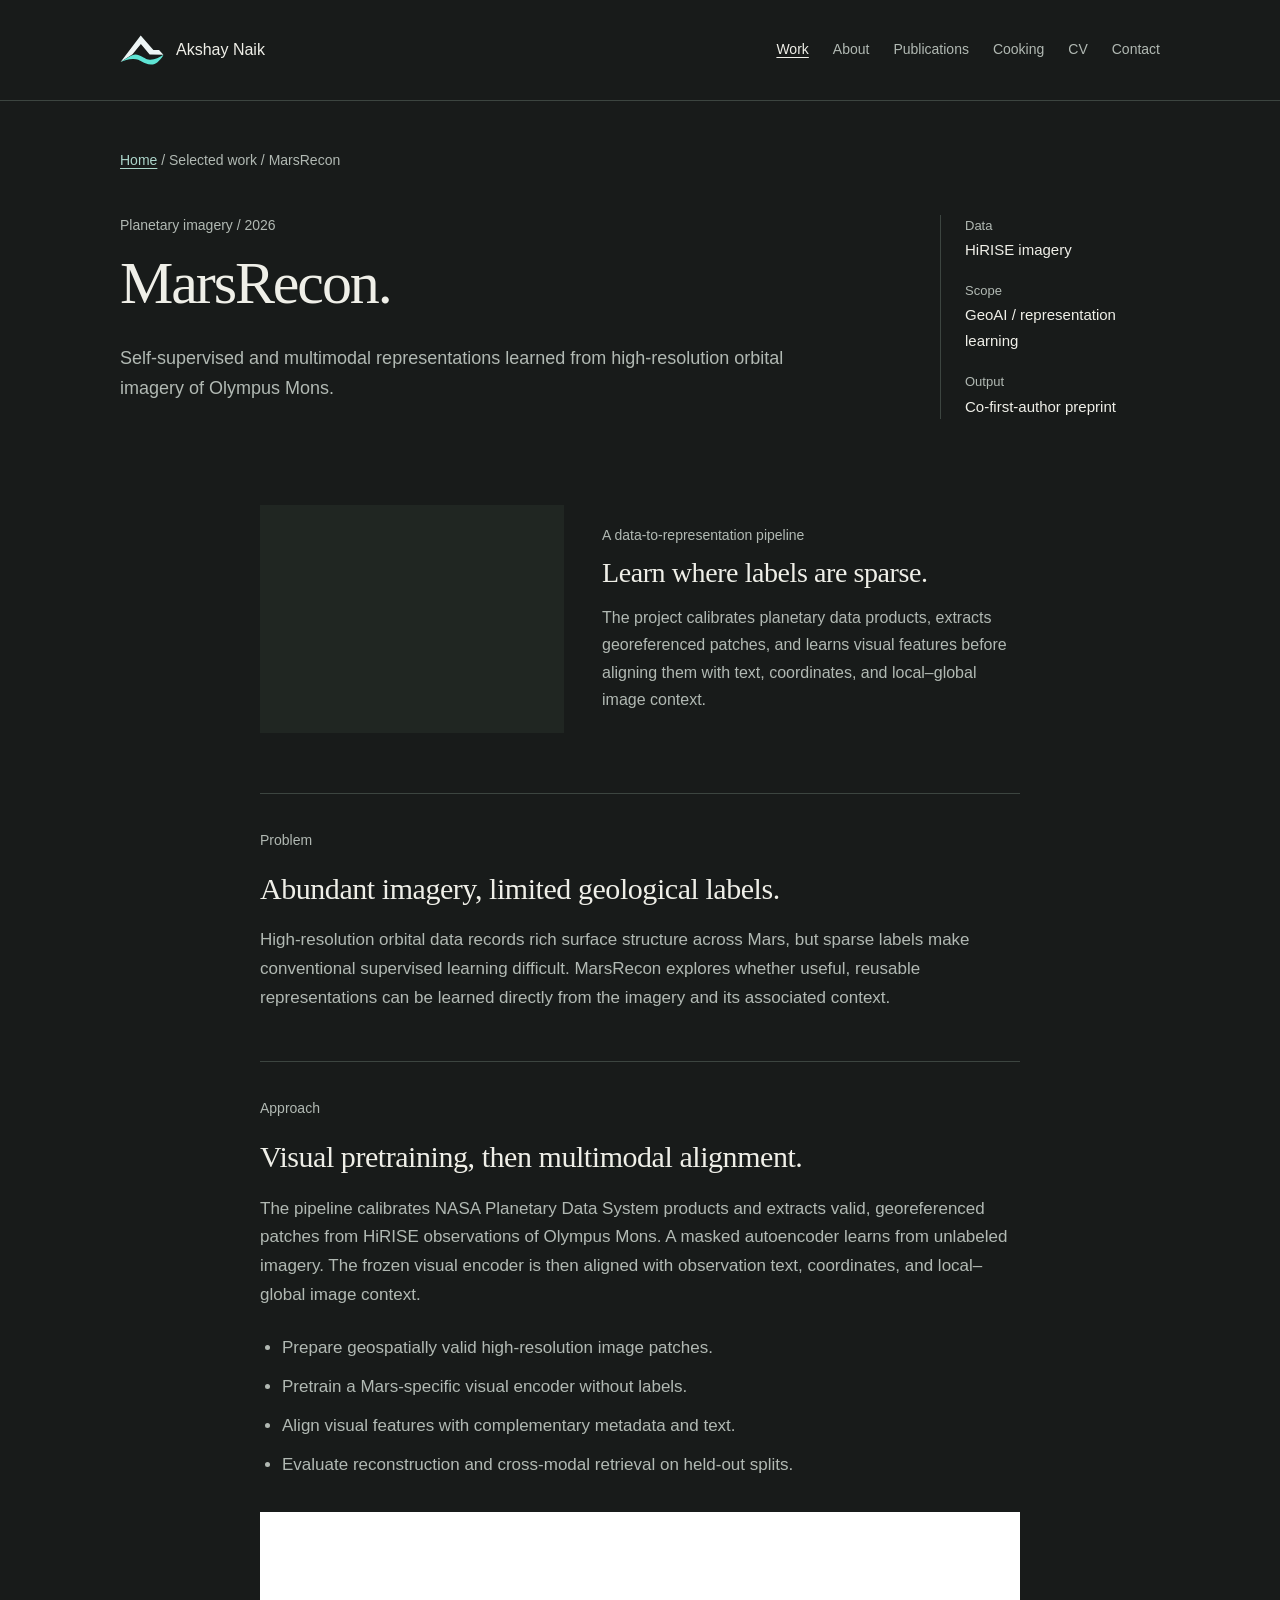
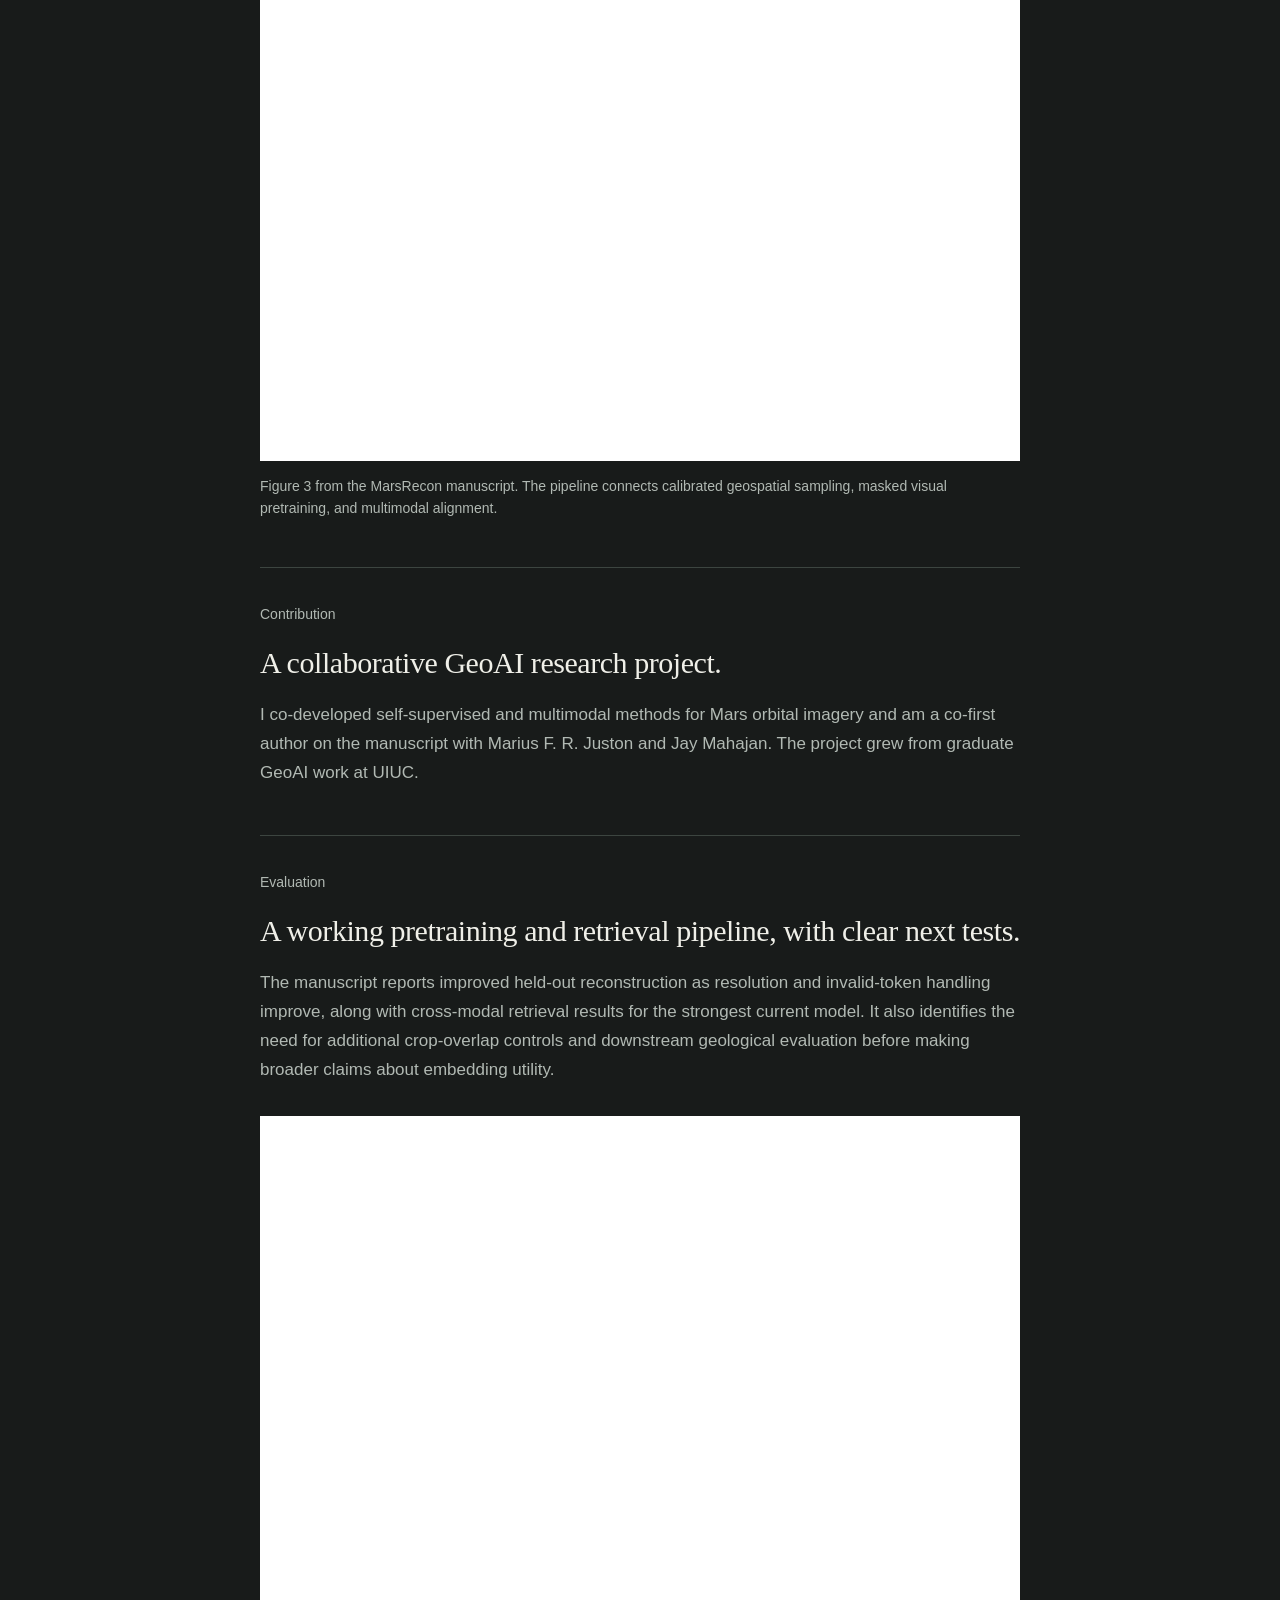
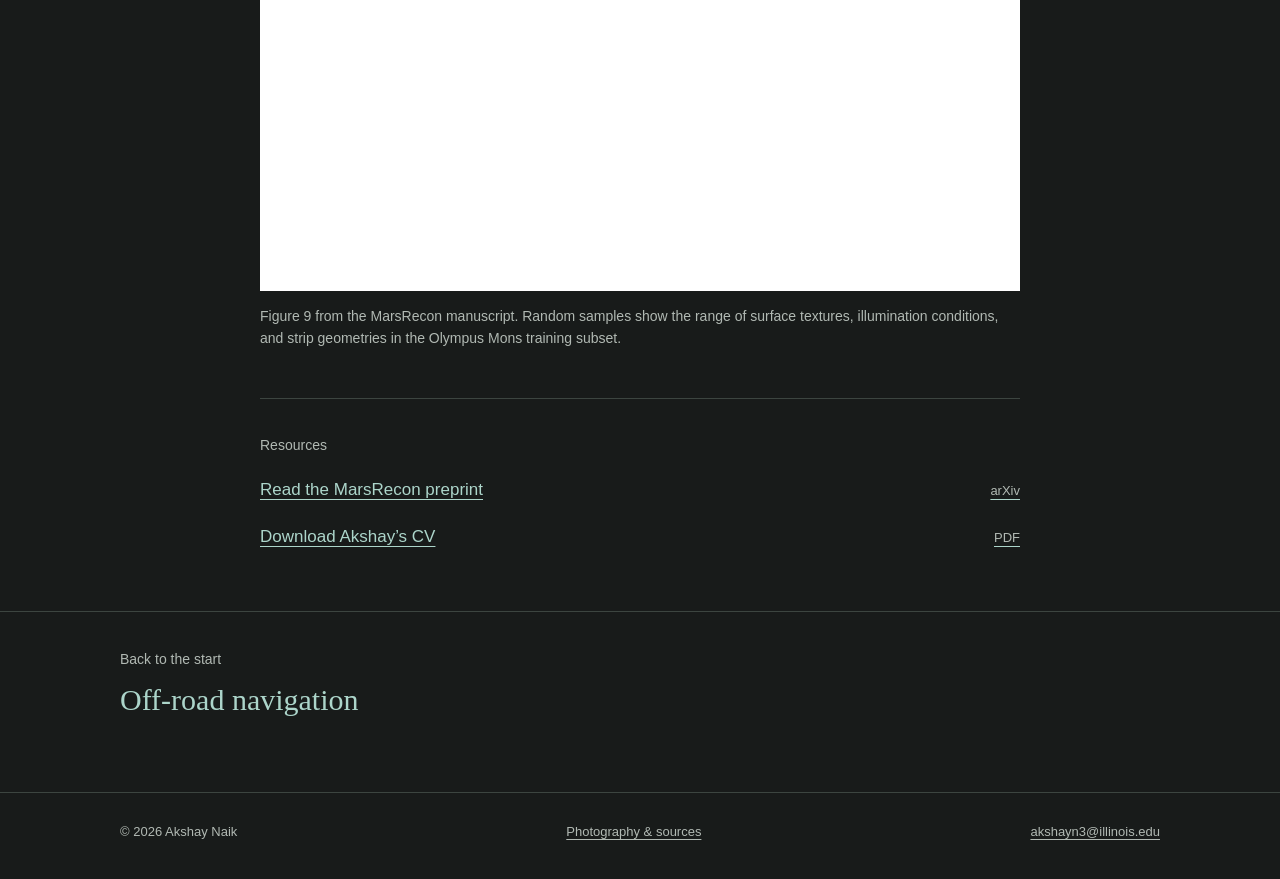
<file: public/projects/marsrecon/index.html>
<!doctype html>
<html lang="en">
<head>
  <meta charset="utf-8"><meta name="viewport" content="width=device-width, initial-scale=1">
  <meta name="description" content="MarsRecon learns self-supervised and multimodal representations from high-resolution Mars orbital imagery.">
  <meta name="theme-color" content="#181b1a">
  <title>MarsRecon | Akshay Naik</title>
  <link rel="icon" href="../../assets/favicon-land-water.svg" type="image/svg+xml" sizes="any"><link rel="stylesheet" href="../../styles.css"><script src="../../script.js" defer></script>
  <link rel="canonical" href="https://akshayn3.github.io/projects/marsrecon/">
  <meta property="og:url" content="https://akshayn3.github.io/projects/marsrecon/">
  <meta property="og:site_name" content="Akshay Naik">
  <meta property="og:title" content="MarsRecon | Akshay Naik">
  <meta property="og:description" content="MarsRecon learns self-supervised and multimodal representations from high-resolution Mars orbital imagery.">
  <meta property="og:type" content="website">
  <meta property="og:image" content="https://akshayn3.github.io/assets/social-land-water.png">
  <meta property="og:image:type" content="image/png">
  <meta property="og:image:width" content="1200">
  <meta property="og:image:height" content="630">
  <meta property="og:image:alt" content="Akshay Naik’s Land &amp; Water logo: a white ridge and cyan wave on a dark background.">
  <meta name="twitter:card" content="summary_large_image">
  <meta name="twitter:title" content="MarsRecon | Akshay Naik">
  <meta name="twitter:description" content="MarsRecon learns self-supervised and multimodal representations from high-resolution Mars orbital imagery.">
  <meta name="twitter:image" content="https://akshayn3.github.io/assets/social-land-water.png">
  <meta name="twitter:image:alt" content="Akshay Naik’s Land &amp; Water logo: a white ridge and cyan wave on a dark background.">
</head>
<body>
  <a class="skip-link" href="#main">Skip to content</a>
  <header class="site-header"><div class="container nav-shell"><a class="wordmark" href="../../" aria-label="Akshay Naik, home"><img class="wordmark-mark" src="../../assets/land-water-logo.svg" width="44" height="30" alt="" aria-hidden="true"><span>Akshay Naik</span></a><button class="menu-button" type="button" aria-expanded="false" aria-controls="site-menu" data-menu-button>Menu</button><nav class="nav-links" id="site-menu" aria-label="Main navigation" data-menu data-open="false"><a aria-current="page" href="../../#work">Work</a><a href="../../#about">About</a><a href="../../#publications">Publications</a><a href="../../#cooking">Cooking</a><a href="../../assets/Akshay-Naik-CV.pdf">CV</a><a class="nav-cta" href="mailto:akshayn3@illinois.edu">Contact</a></nav></div></header>
  <main id="main">
    <section class="project-hero">
      <div class="container">
        <div class="breadcrumbs"><a href="../../">Home</a> / Selected work / MarsRecon</div>
        <div class="project-hero-grid">
          <div><p class="eyebrow">Planetary imagery / 2026</p><h1>MarsRecon.</h1><p class="project-summary">Self-supervised and multimodal representations learned from high-resolution orbital imagery of Olympus Mons.</p></div>
          <dl class="project-meta"><div><dt>Data</dt><dd>HiRISE imagery</dd></div><div><dt>Scope</dt><dd>GeoAI / representation learning</dd></div><div><dt>Output</dt><dd>Co-first-author preprint</dd></div></dl>
        </div>
        <div class="mars-card" style="margin-top:54px"><div class="mars-visual"><img src="../../assets/optimized/marsrecon-patches-640.webp" alt="Grid of authentic Olympus Mons image patches used in MarsRecon" width="1422" height="1450" srcset="../../assets/optimized/marsrecon-patches-320.webp 320w, ../../assets/optimized/marsrecon-patches-640.webp 640w, ../../assets/optimized/marsrecon-patches-1422.webp 1422w" decoding="async" sizes="(max-width: 470px) calc(100vw - 40px), (max-width: 600px) 430px, (max-width: 900px) 280px, 304px"></div><div class="mars-copy"><p class="eyebrow">A data-to-representation pipeline</p><h3>Learn where labels are sparse.</h3><p>The project calibrates planetary data products, extracts georeferenced patches, and learns visual features before aligning them with text, coordinates, and local–global image context.</p></div></div>
      </div>
    </section>
    <div class="container project-body">
      <section class="project-section"><h2>Problem</h2><div class="project-prose"><h3>Abundant imagery, limited geological labels.</h3><p>High-resolution orbital data records rich surface structure across Mars, but sparse labels make conventional supervised learning difficult. MarsRecon explores whether useful, reusable representations can be learned directly from the imagery and its associated context.</p></div></section>
      <section class="project-section"><h2>Approach</h2><div class="project-prose"><h3>Visual pretraining, then multimodal alignment.</h3><p>The pipeline calibrates NASA Planetary Data System products and extracts valid, georeferenced patches from HiRISE observations of Olympus Mons. A masked autoencoder learns from unlabeled imagery. The frozen visual encoder is then aligned with observation text, coordinates, and local–global image context.</p><ul><li>Prepare geospatially valid high-resolution image patches.</li><li>Pretrain a Mars-specific visual encoder without labels.</li><li>Align visual features with complementary metadata and text.</li><li>Evaluate reconstruction and cross-modal retrieval on held-out splits.</li></ul><figure class="research-figure"><a href="../../assets/optimized/marsrecon-pipeline-1430.webp" aria-label="Enlarge research figure"><img src="../../assets/optimized/marsrecon-pipeline-640.webp" alt="MarsRecon pipeline from calibrated HiRISE products through masked autoencoding and multimodal alignment" width="1430" height="1020" loading="lazy" srcset="../../assets/optimized/marsrecon-pipeline-320.webp 320w, ../../assets/optimized/marsrecon-pipeline-640.webp 640w, ../../assets/optimized/marsrecon-pipeline-1430.webp 1430w" decoding="async" sizes="(max-width: 800px) calc(100vw - 40px), 760px"></a><figcaption>Figure 3 from the MarsRecon manuscript. The pipeline connects calibrated geospatial sampling, masked visual pretraining, and multimodal alignment.</figcaption></figure></div></section>
      <section class="project-section"><h2>Contribution</h2><div class="project-prose"><h3>A collaborative GeoAI research project.</h3><p>I co-developed self-supervised and multimodal methods for Mars orbital imagery and am a co-first author on the manuscript with Marius F. R. Juston and Jay Mahajan. The project grew from graduate GeoAI work at UIUC.</p></div></section>
      <section class="project-section"><h2>Evaluation</h2><div class="project-prose"><h3>A working pretraining and retrieval pipeline, with clear next tests.</h3><p>The manuscript reports improved held-out reconstruction as resolution and invalid-token handling improve, along with cross-modal retrieval results for the strongest current model. It also identifies the need for additional crop-overlap controls and downstream geological evaluation before making broader claims about embedding utility.</p><figure class="research-figure"><a href="../../assets/optimized/marsrecon-patches-1422.webp" aria-label="Enlarge research figure"><img src="../../assets/optimized/marsrecon-patches-640.webp" alt="Sixteen example HiRISE patches showing varied Olympus Mons terrain and illumination" width="1422" height="1450" loading="lazy" srcset="../../assets/optimized/marsrecon-patches-320.webp 320w, ../../assets/optimized/marsrecon-patches-640.webp 640w, ../../assets/optimized/marsrecon-patches-1422.webp 1422w" decoding="async" sizes="(max-width: 800px) calc(100vw - 40px), 760px"></a><figcaption>Figure 9 from the MarsRecon manuscript. Random samples show the range of surface textures, illumination conditions, and strip geometries in the Olympus Mons training subset.</figcaption></figure></div></section>
      <section class="project-section"><h2>Resources</h2><div class="project-prose resource-list"><a class="resource-link" href="https://arxiv.org/abs/2609.22379">Read the MarsRecon preprint <span>arXiv</span></a><a class="resource-link" href="../../assets/Akshay-Naik-CV.pdf">Download Akshay’s CV <span>PDF</span></a></div></section>
    </div>
    <aside class="next-project"><a class="container" href="../off-road/"><span><small>Back to the start</small><strong>Off-road navigation</strong></span></a></aside>
  </main>
  <footer class="site-footer"><div class="container footer-grid"><span>© <span data-year>2026</span> Akshay Naik</span><a href="../../credits.html">Photography &amp; sources</a><a href="mailto:akshayn3@illinois.edu">akshayn3@illinois.edu</a></div></footer>
</body>
</html>
</file>
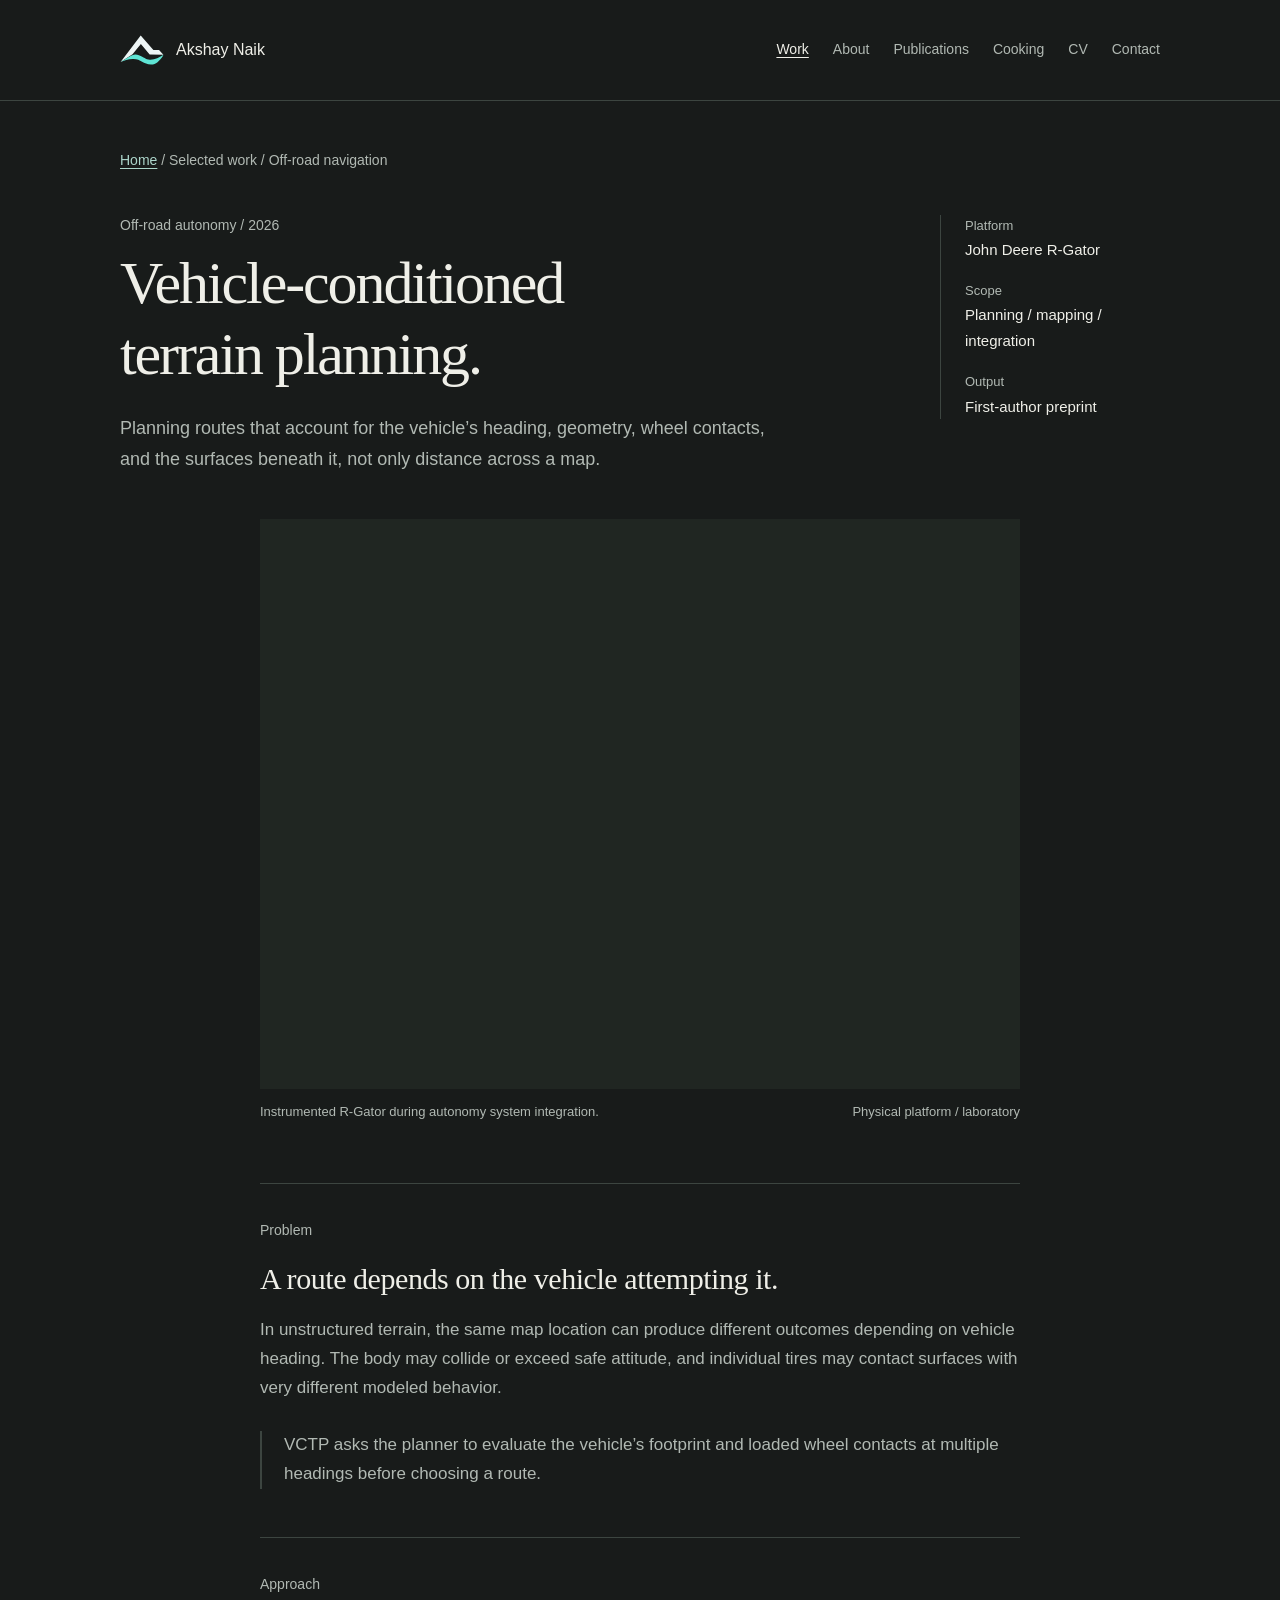
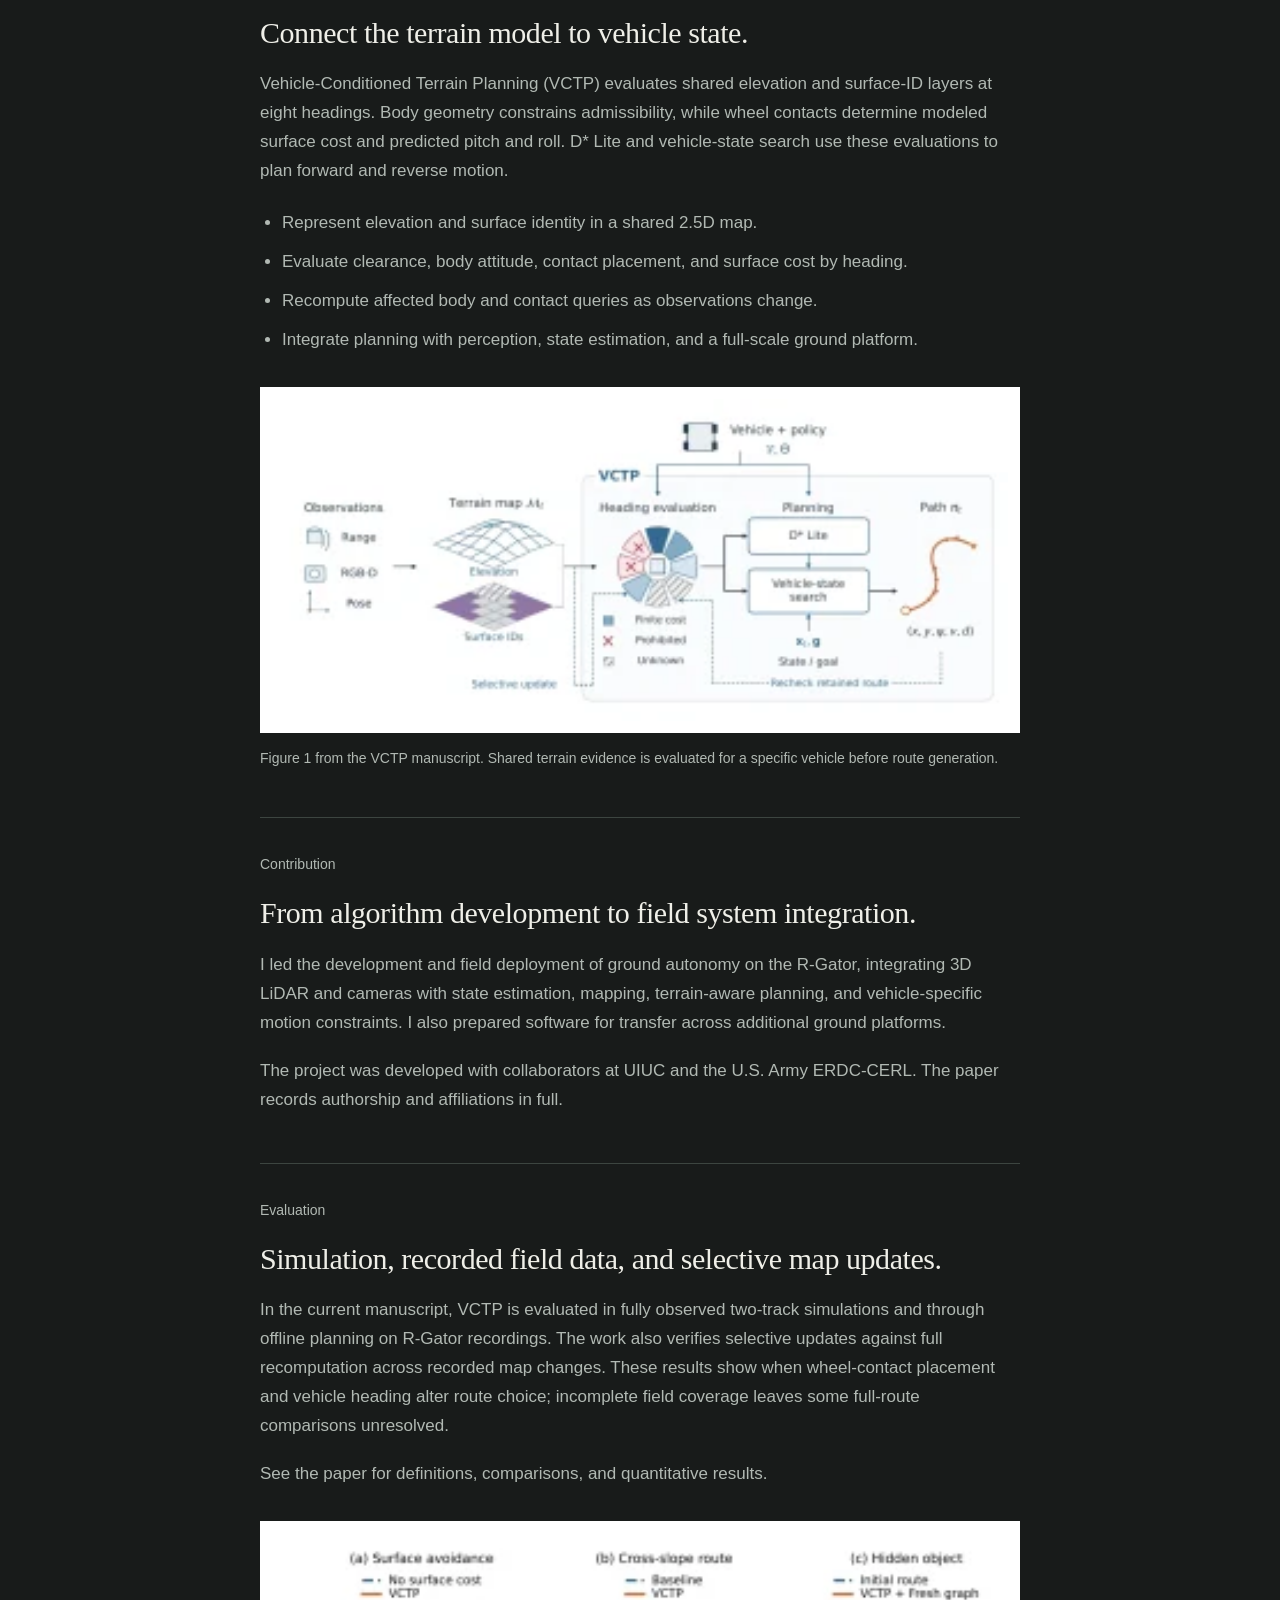
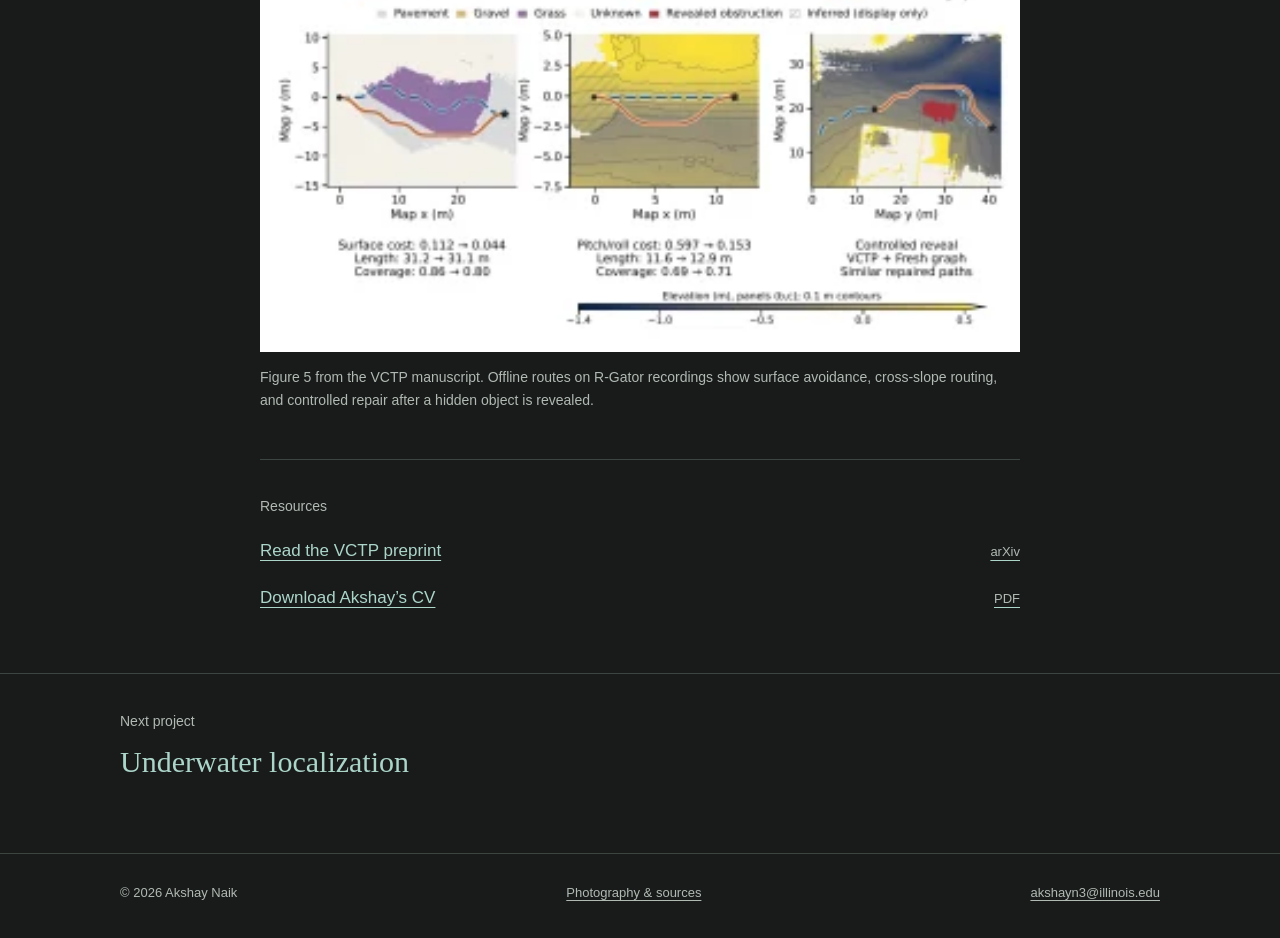
<file: public/projects/off-road/index.html>
<!doctype html>
<html lang="en">
<head>
  <meta charset="utf-8"><meta name="viewport" content="width=device-width, initial-scale=1">
  <meta name="description" content="Vehicle-conditioned terrain planning for off-road navigation on a full-scale R-Gator.">
  <meta name="theme-color" content="#181b1a">
  <title>Off-road Navigation | Akshay Naik</title>
  <link rel="icon" href="../../assets/favicon-land-water.svg" type="image/svg+xml" sizes="any"><link rel="stylesheet" href="../../styles.css"><script src="../../script.js" defer></script>
  <link rel="canonical" href="https://akshayn3.github.io/projects/off-road/">
  <meta property="og:url" content="https://akshayn3.github.io/projects/off-road/">
  <meta property="og:site_name" content="Akshay Naik">
  <meta property="og:title" content="Off-road Navigation | Akshay Naik">
  <meta property="og:description" content="Vehicle-conditioned terrain planning for off-road navigation on a full-scale R-Gator.">
  <meta property="og:type" content="website">
  <meta property="og:image" content="https://akshayn3.github.io/assets/social-land-water.png">
  <meta property="og:image:type" content="image/png">
  <meta property="og:image:width" content="1200">
  <meta property="og:image:height" content="630">
  <meta property="og:image:alt" content="Akshay Naik’s Land &amp; Water logo: a white ridge and cyan wave on a dark background.">
  <meta name="twitter:card" content="summary_large_image">
  <meta name="twitter:title" content="Off-road Navigation | Akshay Naik">
  <meta name="twitter:description" content="Vehicle-conditioned terrain planning for off-road navigation on a full-scale R-Gator.">
  <meta name="twitter:image" content="https://akshayn3.github.io/assets/social-land-water.png">
  <meta name="twitter:image:alt" content="Akshay Naik’s Land &amp; Water logo: a white ridge and cyan wave on a dark background.">
</head>
<body>
  <a class="skip-link" href="#main">Skip to content</a>
  <header class="site-header"><div class="container nav-shell"><a class="wordmark" href="../../" aria-label="Akshay Naik, home"><img class="wordmark-mark" src="../../assets/land-water-logo.svg" width="44" height="30" alt="" aria-hidden="true"><span>Akshay Naik</span></a><button class="menu-button" type="button" aria-expanded="false" aria-controls="site-menu" data-menu-button>Menu</button><nav class="nav-links" id="site-menu" aria-label="Main navigation" data-menu data-open="false"><a aria-current="page" href="../../#work">Work</a><a href="../../#about">About</a><a href="../../#publications">Publications</a><a href="../../#cooking">Cooking</a><a href="../../assets/Akshay-Naik-CV.pdf">CV</a><a class="nav-cta" href="mailto:akshayn3@illinois.edu">Contact</a></nav></div></header>
  <main id="main">
    <section class="project-hero">
      <div class="container">
        <div class="breadcrumbs"><a href="../../">Home</a> / Selected work / Off-road navigation</div>
        <div class="project-hero-grid">
          <div><p class="eyebrow">Off-road autonomy / 2026</p><h1>Vehicle-conditioned terrain planning.</h1><p class="project-summary">Planning routes that account for the vehicle’s heading, geometry, wheel contacts, and the surfaces beneath it, not only distance across a map.</p></div>
          <dl class="project-meta"><div><dt>Platform</dt><dd>John Deere R-Gator</dd></div><div><dt>Scope</dt><dd>Planning / mapping / integration</dd></div><div><dt>Output</dt><dd>First-author preprint</dd></div></dl>
        </div>
        <figure class="project-lead-media ground"><img src="../../assets/optimized/rgator-640.webp" alt="Front view of the instrumented John Deere R-Gator with LiDAR and camera sensors" width="1559" height="1800" srcset="../../assets/optimized/rgator-320.webp 320w, ../../assets/optimized/rgator-640.webp 640w, ../../assets/optimized/rgator-1280.webp 1280w" decoding="async" sizes="(max-width: 800px) calc(100vw - 40px), 760px"><figcaption class="media-caption"><span>Instrumented R-Gator during autonomy system integration.</span><span>Physical platform / laboratory</span></figcaption></figure>
      </div>
    </section>
    <div class="container project-body">
      <section class="project-section"><h2>Problem</h2><div class="project-prose"><h3>A route depends on the vehicle attempting it.</h3><p>In unstructured terrain, the same map location can produce different outcomes depending on vehicle heading. The body may collide or exceed safe attitude, and individual tires may contact surfaces with very different modeled behavior.</p><div class="project-callout"><p>VCTP asks the planner to evaluate the vehicle’s footprint and loaded wheel contacts at multiple headings before choosing a route.</p></div></div></section>
      <section class="project-section"><h2>Approach</h2><div class="project-prose"><h3>Connect the terrain model to vehicle state.</h3><p>Vehicle-Conditioned Terrain Planning (VCTP) evaluates shared elevation and surface-ID layers at eight headings. Body geometry constrains admissibility, while wheel contacts determine modeled surface cost and predicted pitch and roll. D* Lite and vehicle-state search use these evaluations to plan forward and reverse motion.</p><ul><li>Represent elevation and surface identity in a shared 2.5D map.</li><li>Evaluate clearance, body attitude, contact placement, and surface cost by heading.</li><li>Recompute affected body and contact queries as observations change.</li><li>Integrate planning with perception, state estimation, and a full-scale ground platform.</li></ul><figure class="research-figure"><a href="../../assets/optimized/vctp-system-1564.webp" aria-label="Enlarge research figure"><img src="../../assets/optimized/vctp-system-640.webp" alt="VCTP system diagram linking observations, terrain maps, heading evaluation, planning, and path output" width="1564" height="680" loading="lazy" srcset="../../assets/optimized/vctp-system-320.webp 320w, ../../assets/optimized/vctp-system-640.webp 640w, ../../assets/optimized/vctp-system-1564.webp 1564w" decoding="async" sizes="(max-width: 800px) calc(100vw - 40px), 760px"></a><figcaption>Figure 1 from the VCTP manuscript. Shared terrain evidence is evaluated for a specific vehicle before route generation.</figcaption></figure></div></section>
      <section class="project-section"><h2>Contribution</h2><div class="project-prose"><h3>From algorithm development to field system integration.</h3><p>I led the development and field deployment of ground autonomy on the R-Gator, integrating 3D LiDAR and cameras with state estimation, mapping, terrain-aware planning, and vehicle-specific motion constraints. I also prepared software for transfer across additional ground platforms.</p><p>The project was developed with collaborators at UIUC and the U.S. Army ERDC-CERL. The paper records authorship and affiliations in full.</p></div></section>
      <section class="project-section"><h2>Evaluation</h2><div class="project-prose"><h3>Simulation, recorded field data, and selective map updates.</h3><p>In the current manuscript, VCTP is evaluated in fully observed two-track simulations and through offline planning on R-Gator recordings. The work also verifies selective updates against full recomputation across recorded map changes. These results show when wheel-contact placement and vehicle heading alter route choice; incomplete field coverage leaves some full-route comparisons unresolved.</p><p>See the paper for definitions, comparisons, and quantitative results.</p><figure class="research-figure"><a href="../../assets/optimized/vctp-routes-1556.webp" aria-label="Enlarge research figure"><img src="../../assets/optimized/vctp-routes-640.webp" alt="Three route comparisons showing surface avoidance, cross-slope routing, and a hidden obstacle reveal" width="1556" height="860" loading="lazy" srcset="../../assets/optimized/vctp-routes-320.webp 320w, ../../assets/optimized/vctp-routes-640.webp 640w, ../../assets/optimized/vctp-routes-1556.webp 1556w" decoding="async" sizes="(max-width: 800px) calc(100vw - 40px), 760px"></a><figcaption>Figure 5 from the VCTP manuscript. Offline routes on R-Gator recordings show surface avoidance, cross-slope routing, and controlled repair after a hidden object is revealed.</figcaption></figure></div></section>
      <section class="project-section"><h2>Resources</h2><div class="project-prose resource-list"><a class="resource-link" href="https://arxiv.org/abs/2609.17834">Read the VCTP preprint <span>arXiv</span></a><a class="resource-link" href="../../assets/Akshay-Naik-CV.pdf">Download Akshay’s CV <span>PDF</span></a></div></section>
    </div>
    <aside class="next-project"><a class="container" href="../underwater/"><span><small>Next project</small><strong>Underwater localization</strong></span></a></aside>
  </main>
  <footer class="site-footer"><div class="container footer-grid"><span>© <span data-year>2026</span> Akshay Naik</span><a href="../../credits.html">Photography &amp; sources</a><a href="mailto:akshayn3@illinois.edu">akshayn3@illinois.edu</a></div></footer>
</body>
</html>
</file>
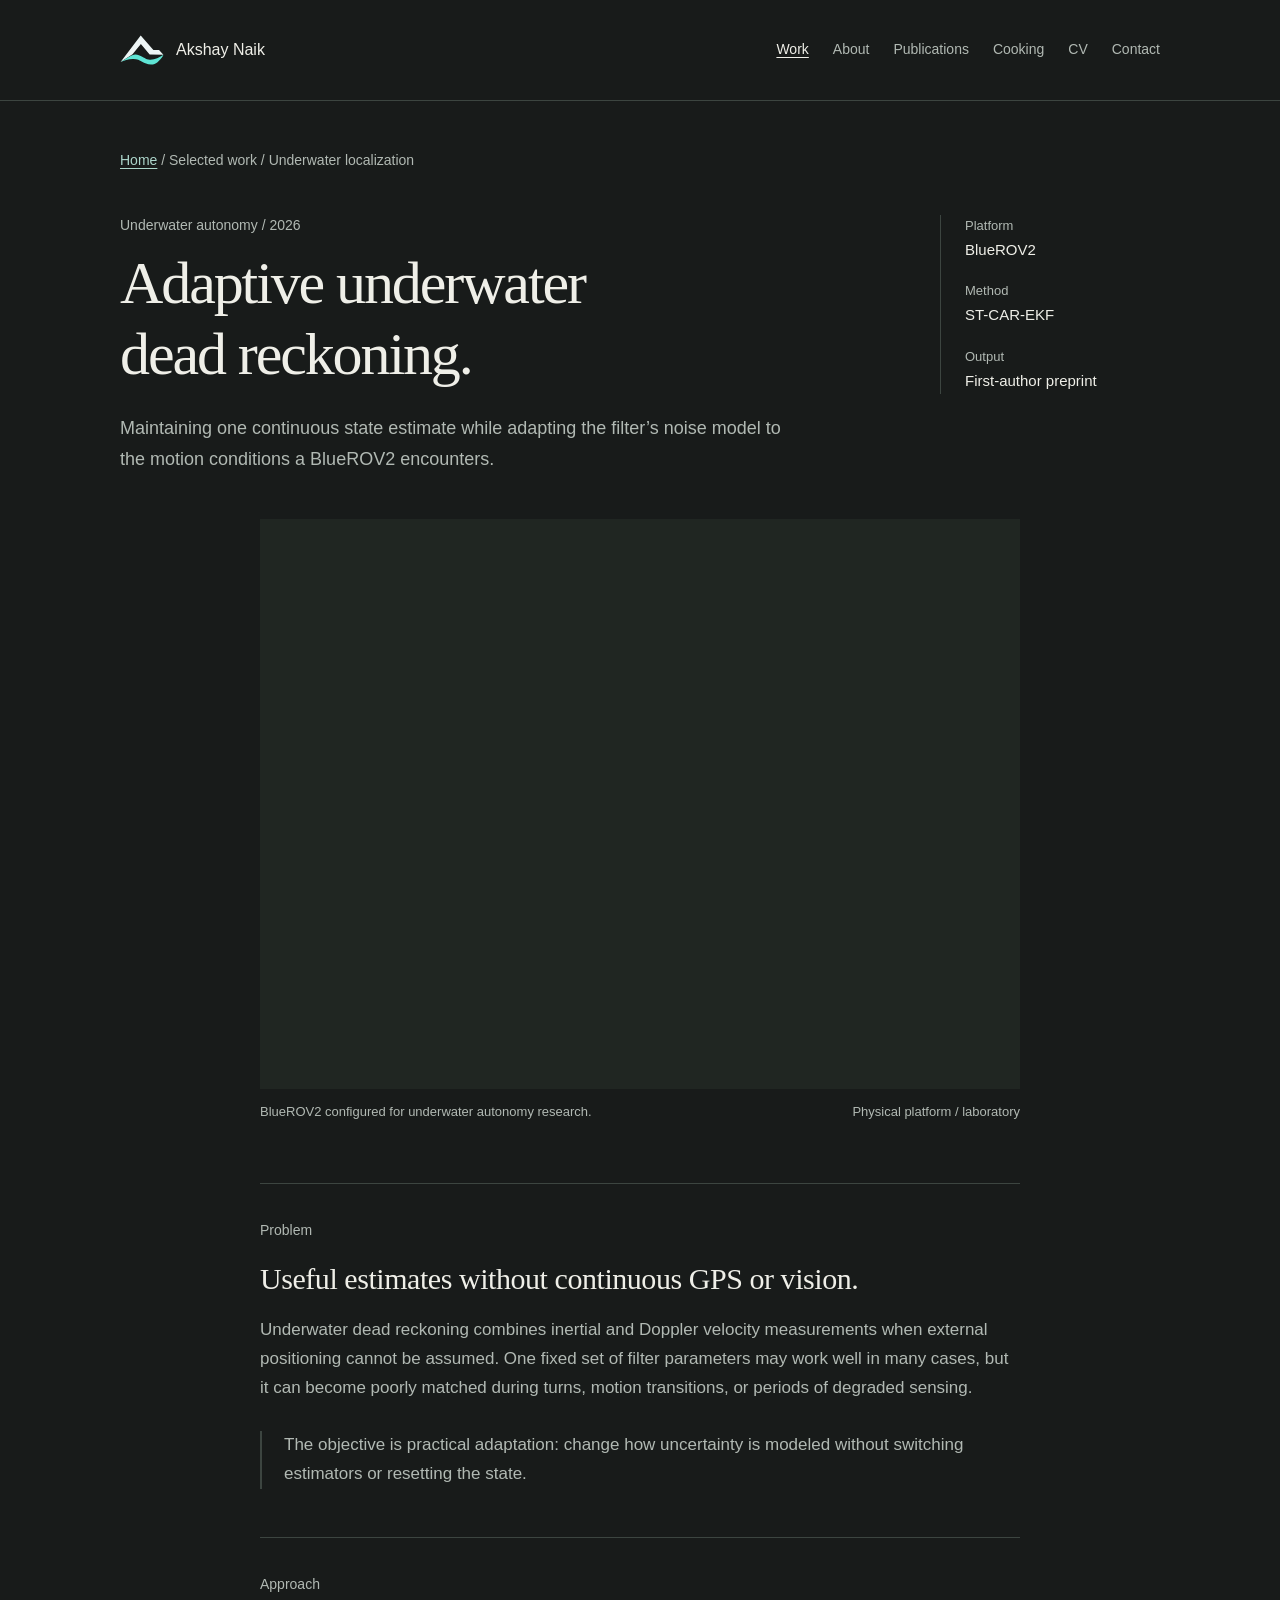
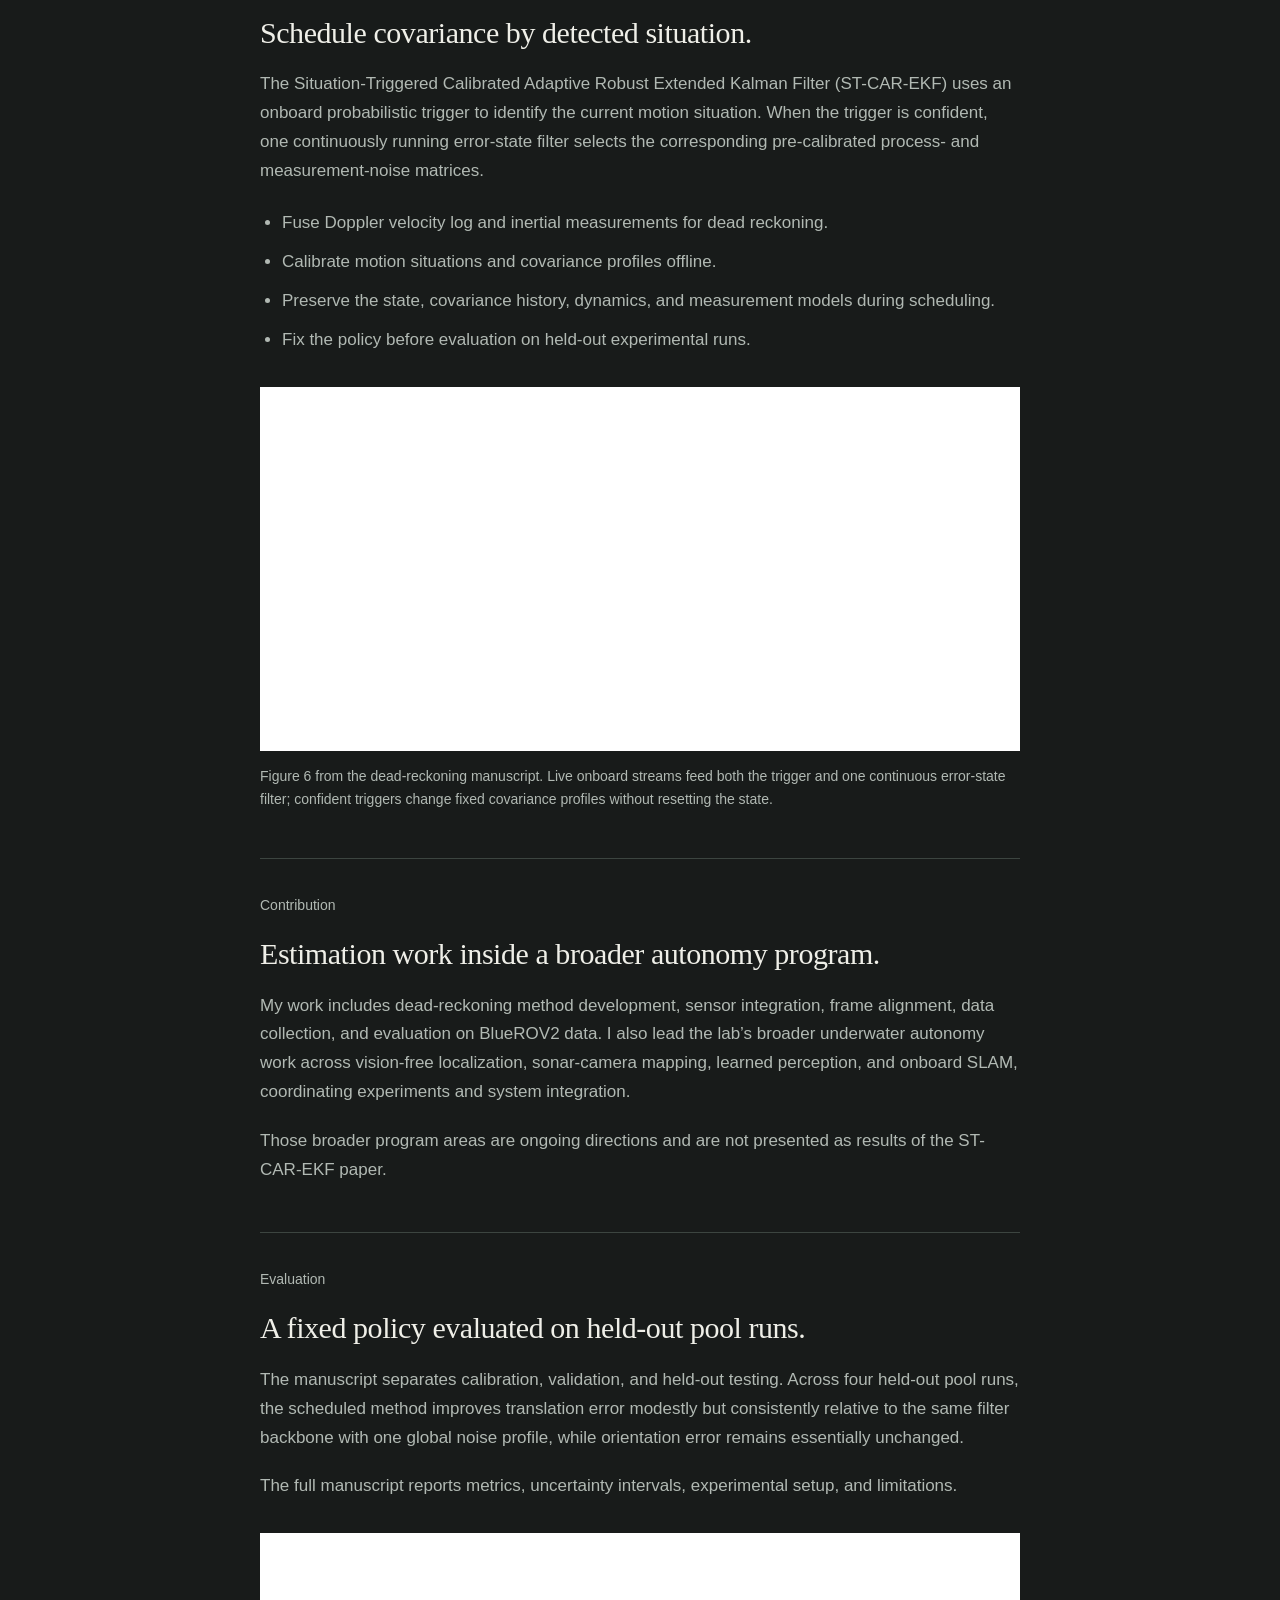
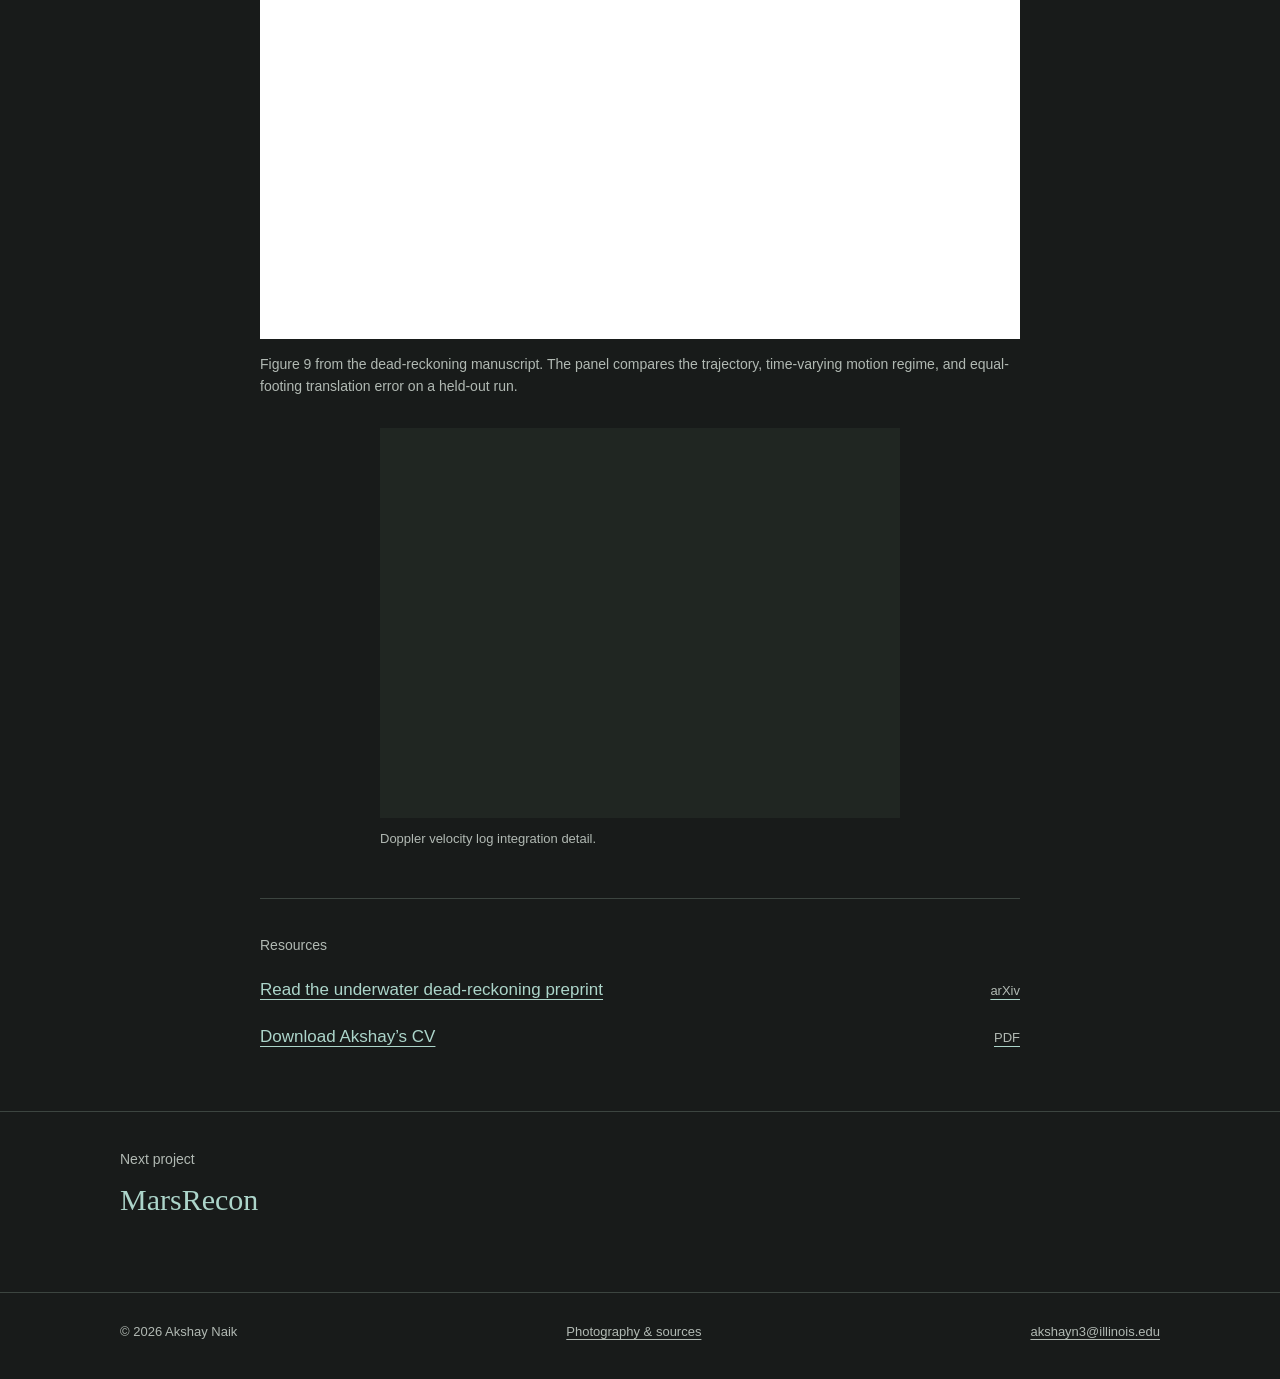
<file: public/projects/underwater/index.html>
<!doctype html>
<html lang="en">
<head>
  <meta charset="utf-8"><meta name="viewport" content="width=device-width, initial-scale=1">
  <meta name="description" content="Situation-triggered covariance scheduling for BlueROV2 underwater dead reckoning.">
  <meta name="theme-color" content="#181b1a">
  <title>Underwater Localization | Akshay Naik</title>
  <link rel="icon" href="../../assets/favicon-land-water.svg" type="image/svg+xml" sizes="any"><link rel="stylesheet" href="../../styles.css"><script src="../../script.js" defer></script>
  <link rel="canonical" href="https://akshayn3.github.io/projects/underwater/">
  <meta property="og:url" content="https://akshayn3.github.io/projects/underwater/">
  <meta property="og:site_name" content="Akshay Naik">
  <meta property="og:title" content="Underwater Localization | Akshay Naik">
  <meta property="og:description" content="Situation-triggered covariance scheduling for BlueROV2 underwater dead reckoning.">
  <meta property="og:type" content="website">
  <meta property="og:image" content="https://akshayn3.github.io/assets/social-land-water.png">
  <meta property="og:image:type" content="image/png">
  <meta property="og:image:width" content="1200">
  <meta property="og:image:height" content="630">
  <meta property="og:image:alt" content="Akshay Naik’s Land &amp; Water logo: a white ridge and cyan wave on a dark background.">
  <meta name="twitter:card" content="summary_large_image">
  <meta name="twitter:title" content="Underwater Localization | Akshay Naik">
  <meta name="twitter:description" content="Situation-triggered covariance scheduling for BlueROV2 underwater dead reckoning.">
  <meta name="twitter:image" content="https://akshayn3.github.io/assets/social-land-water.png">
  <meta name="twitter:image:alt" content="Akshay Naik’s Land &amp; Water logo: a white ridge and cyan wave on a dark background.">
</head>
<body>
  <a class="skip-link" href="#main">Skip to content</a>
  <header class="site-header"><div class="container nav-shell"><a class="wordmark" href="../../" aria-label="Akshay Naik, home"><img class="wordmark-mark" src="../../assets/land-water-logo.svg" width="44" height="30" alt="" aria-hidden="true"><span>Akshay Naik</span></a><button class="menu-button" type="button" aria-expanded="false" aria-controls="site-menu" data-menu-button>Menu</button><nav class="nav-links" id="site-menu" aria-label="Main navigation" data-menu data-open="false"><a aria-current="page" href="../../#work">Work</a><a href="../../#about">About</a><a href="../../#publications">Publications</a><a href="../../#cooking">Cooking</a><a href="../../assets/Akshay-Naik-CV.pdf">CV</a><a class="nav-cta" href="mailto:akshayn3@illinois.edu">Contact</a></nav></div></header>
  <main id="main">
    <section class="project-hero">
      <div class="container">
        <div class="breadcrumbs"><a href="../../">Home</a> / Selected work / Underwater localization</div>
        <div class="project-hero-grid">
          <div><p class="eyebrow">Underwater autonomy / 2026</p><h1>Adaptive underwater dead reckoning.</h1><p class="project-summary">Maintaining one continuous state estimate while adapting the filter’s noise model to the motion conditions a BlueROV2 encounters.</p></div>
          <dl class="project-meta"><div><dt>Platform</dt><dd>BlueROV2</dd></div><div><dt>Method</dt><dd>ST-CAR-EKF</dd></div><div><dt>Output</dt><dd>First-author preprint</dd></div></dl>
        </div>
        <figure class="project-lead-media water"><img src="../../assets/optimized/bluerov2-640.webp" alt="BlueROV2 underwater robot configured with sensors for localization research" width="1800" height="1350" srcset="../../assets/optimized/bluerov2-320.webp 320w, ../../assets/optimized/bluerov2-640.webp 640w, ../../assets/optimized/bluerov2-1280.webp 1280w" decoding="async" sizes="(max-width: 800px) calc(100vw - 40px), 760px"><figcaption class="media-caption"><span>BlueROV2 configured for underwater autonomy research.</span><span>Physical platform / laboratory</span></figcaption></figure>
      </div>
    </section>
    <div class="container project-body">
      <section class="project-section"><h2>Problem</h2><div class="project-prose"><h3>Useful estimates without continuous GPS or vision.</h3><p>Underwater dead reckoning combines inertial and Doppler velocity measurements when external positioning cannot be assumed. One fixed set of filter parameters may work well in many cases, but it can become poorly matched during turns, motion transitions, or periods of degraded sensing.</p><div class="project-callout"><p>The objective is practical adaptation: change how uncertainty is modeled without switching estimators or resetting the state.</p></div></div></section>
      <section class="project-section"><h2>Approach</h2><div class="project-prose"><h3>Schedule covariance by detected situation.</h3><p>The Situation-Triggered Calibrated Adaptive Robust Extended Kalman Filter (ST-CAR-EKF) uses an onboard probabilistic trigger to identify the current motion situation. When the trigger is confident, one continuously running error-state filter selects the corresponding pre-calibrated process- and measurement-noise matrices.</p><ul><li>Fuse Doppler velocity log and inertial measurements for dead reckoning.</li><li>Calibrate motion situations and covariance profiles offline.</li><li>Preserve the state, covariance history, dynamics, and measurement models during scheduling.</li><li>Fix the policy before evaluation on held-out experimental runs.</li></ul><figure class="research-figure"><a href="../../assets/optimized/underwater-runtime-1600.webp" aria-label="Enlarge research figure"><img src="../../assets/optimized/underwater-runtime-640.webp" alt="ST-CAR-EKF runtime diagram showing onboard data, a situation trigger, covariance selection, and continuous state estimation" width="1600" height="740" loading="lazy" srcset="../../assets/optimized/underwater-runtime-320.webp 320w, ../../assets/optimized/underwater-runtime-640.webp 640w, ../../assets/optimized/underwater-runtime-1600.webp 1600w" decoding="async" sizes="(max-width: 800px) calc(100vw - 40px), 760px"></a><figcaption>Figure 6 from the dead-reckoning manuscript. Live onboard streams feed both the trigger and one continuous error-state filter; confident triggers change fixed covariance profiles without resetting the state.</figcaption></figure></div></section>
      <section class="project-section"><h2>Contribution</h2><div class="project-prose"><h3>Estimation work inside a broader autonomy program.</h3><p>My work includes dead-reckoning method development, sensor integration, frame alignment, data collection, and evaluation on BlueROV2 data. I also lead the lab’s broader underwater autonomy work across vision-free localization, sonar-camera mapping, learned perception, and onboard SLAM, coordinating experiments and system integration.</p><p>Those broader program areas are ongoing directions and are not presented as results of the ST-CAR-EKF paper.</p></div></section>
      <section class="project-section"><h2>Evaluation</h2><div class="project-prose"><h3>A fixed policy evaluated on held-out pool runs.</h3><p>The manuscript separates calibration, validation, and held-out testing. Across four held-out pool runs, the scheduled method improves translation error modestly but consistently relative to the same filter backbone with one global noise profile, while orientation error remains essentially unchanged.</p><p>The full manuscript reports metrics, uncertainty intervals, experimental setup, and limitations.</p><figure class="research-figure"><a href="../../assets/optimized/underwater-results-1600.webp"><img src="../../assets/optimized/underwater-results-640.webp" alt="Comparison of estimated trajectories, engaged motion regimes, and translation error for test run N" width="1600" height="830" loading="lazy" srcset="../../assets/optimized/underwater-results-320.webp 320w, ../../assets/optimized/underwater-results-640.webp 640w, ../../assets/optimized/underwater-results-1600.webp 1600w" decoding="async" sizes="(max-width: 800px) calc(100vw - 40px), 760px"></a><figcaption>Figure 9 from the dead-reckoning manuscript. The panel compares the trajectory, time-varying motion regime, and equal-footing translation error on a held-out run.</figcaption></figure><figure class="project-detail-photo"><img src="../../assets/optimized/dvl-detail-640.webp" alt="Detail of Doppler velocity log and cabling on a BlueROV2" width="1800" height="1350" loading="lazy" srcset="../../assets/optimized/dvl-detail-320.webp 320w, ../../assets/optimized/dvl-detail-640.webp 640w, ../../assets/optimized/dvl-detail-1280.webp 1280w" decoding="async" sizes="(max-width: 800px) calc(100vw - 40px), 760px"><figcaption class="caption">Doppler velocity log integration detail.</figcaption></figure></div></section>
      <section class="project-section"><h2>Resources</h2><div class="project-prose resource-list"><a class="resource-link" href="https://arxiv.org/abs/2607.10597">Read the underwater dead-reckoning preprint <span>arXiv</span></a><a class="resource-link" href="../../assets/Akshay-Naik-CV.pdf">Download Akshay’s CV <span>PDF</span></a></div></section>
    </div>
    <aside class="next-project"><a class="container" href="../marsrecon/"><span><small>Next project</small><strong>MarsRecon</strong></span></a></aside>
  </main>
  <footer class="site-footer"><div class="container footer-grid"><span>© <span data-year>2026</span> Akshay Naik</span><a href="../../credits.html">Photography &amp; sources</a><a href="mailto:akshayn3@illinois.edu">akshayn3@illinois.edu</a></div></footer>
</body>
</html>
</file>
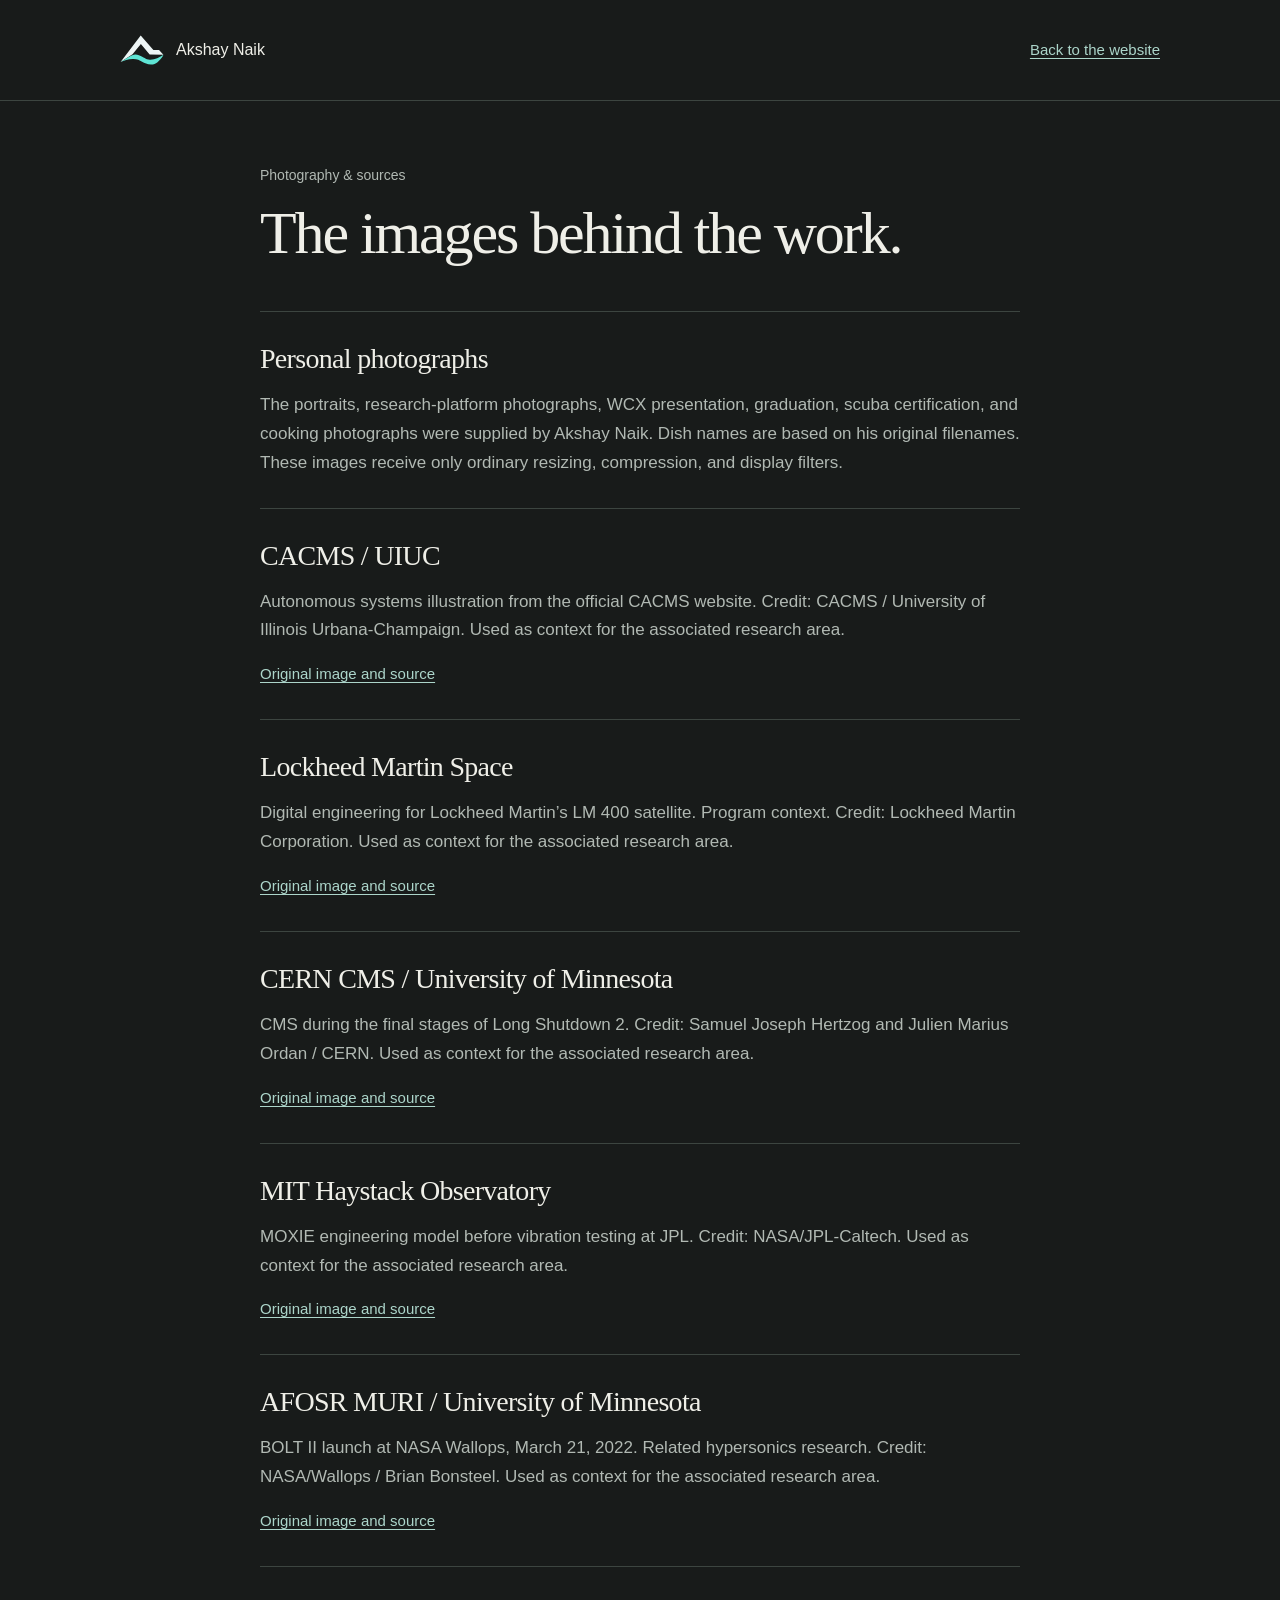
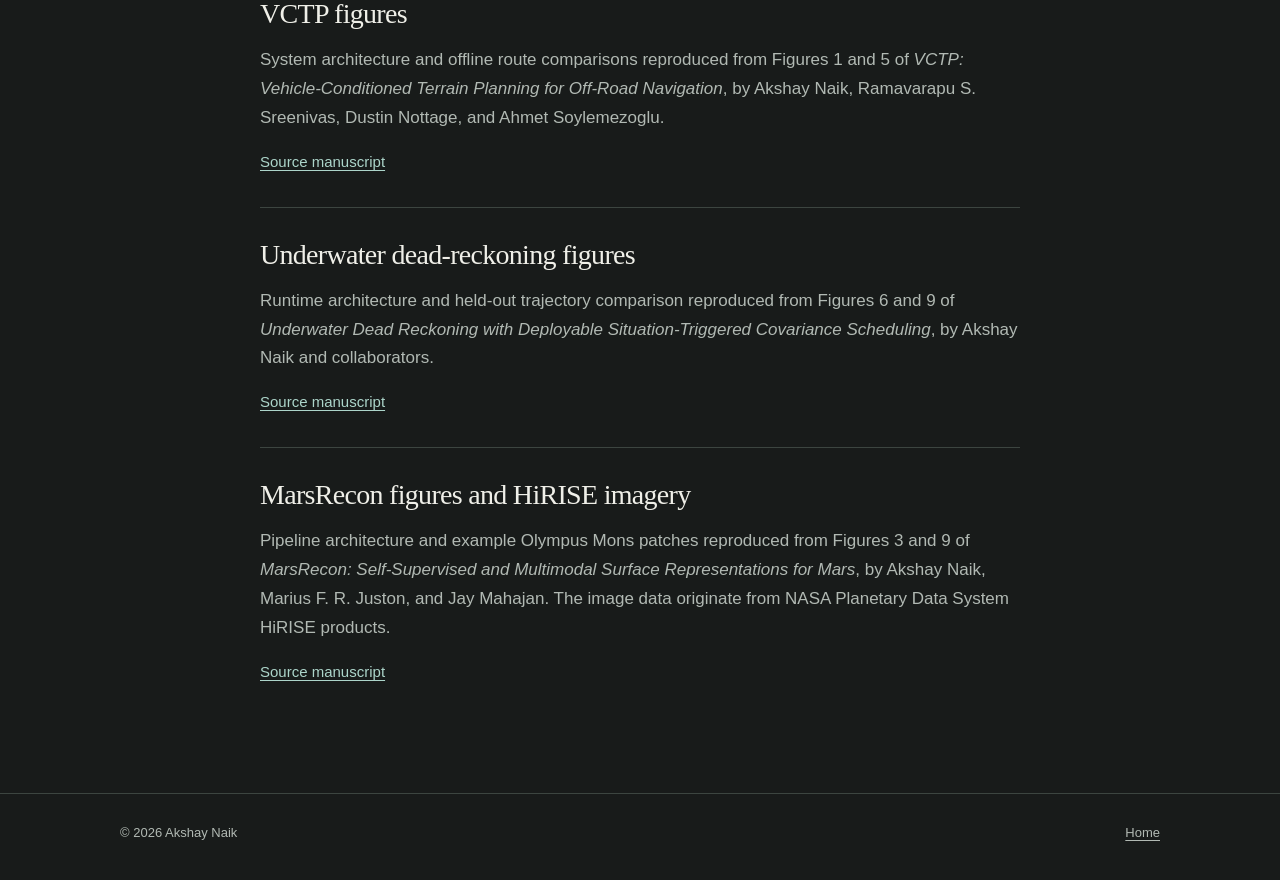
<file: public/credits.html>
<!doctype html>
<html lang="en">
<head>
  <meta charset="utf-8"><meta name="viewport" content="width=device-width, initial-scale=1">
  <meta name="description" content="Photography credits and research figure sources for Akshay Naik’s personal website.">
  <meta name="theme-color" content="#181b1a">
  <title>Photography &amp; Sources | Akshay Naik</title>
  <link rel="icon" href="assets/favicon-land-water.svg" type="image/svg+xml" sizes="any"><link rel="stylesheet" href="styles.css"><script src="script.js" defer></script>
  <link rel="canonical" href="https://akshayn3.github.io/credits.html">
  <meta property="og:url" content="https://akshayn3.github.io/credits.html">
  <meta property="og:site_name" content="Akshay Naik">
  <meta property="og:title" content="Photography &amp; Sources | Akshay Naik">
  <meta property="og:description" content="Photography credits and research figure sources for Akshay Naik’s personal website.">
  <meta property="og:type" content="website">
  <meta property="og:image" content="https://akshayn3.github.io/assets/social-land-water.png">
  <meta property="og:image:type" content="image/png">
  <meta property="og:image:width" content="1200">
  <meta property="og:image:height" content="630">
  <meta property="og:image:alt" content="Akshay Naik’s Land &amp; Water logo: a white ridge and cyan wave on a dark background.">
  <meta name="twitter:card" content="summary_large_image">
  <meta name="twitter:title" content="Photography &amp; Sources | Akshay Naik">
  <meta name="twitter:description" content="Photography credits and research figure sources for Akshay Naik’s personal website.">
  <meta name="twitter:image" content="https://akshayn3.github.io/assets/social-land-water.png">
  <meta name="twitter:image:alt" content="Akshay Naik’s Land &amp; Water logo: a white ridge and cyan wave on a dark background.">
</head>
<body>
  <a class="skip-link" href="#main">Skip to content</a>
  <header class="site-header"><div class="container nav-shell"><a class="wordmark" href="./" aria-label="Akshay Naik, home"><img class="wordmark-mark" src="assets/land-water-logo.svg" width="44" height="30" alt="" aria-hidden="true"><span>Akshay Naik</span></a><nav aria-label="Page navigation"><a class="text-link" href="./">Back to the website</a></nav></div></header>
  <main id="main" class="credits-page"><div class="container">
    <p class="eyebrow">Photography &amp; sources</p><h1>The images behind the work.</h1>
    <section class="credit-entry"><h2>Personal photographs</h2><p>The portraits, research-platform photographs, WCX presentation, graduation, scuba certification, and cooking photographs were supplied by Akshay Naik. Dish names are based on his original filenames. These images receive only ordinary resizing, compression, and display filters.</p></section>
    <section class="credit-entry"><h2>CACMS / UIUC</h2><p>Autonomous systems illustration from the official CACMS website. Credit: CACMS / University of Illinois Urbana-Champaign. Used as context for the associated research area.</p><a class="text-link" href="https://cacms.grainger.illinois.edu/">Original image and source</a></section>
<section class="credit-entry"><h2>Lockheed Martin Space</h2><p>Digital engineering for Lockheed Martin’s LM 400 satellite. Program context. Credit: Lockheed Martin Corporation. Used as context for the associated research area.</p><a class="text-link" href="https://news.lockheedmartin.com/2023-04-19-Lockheed-Martins-First-LM-400-Multi-Mission-Space-Vehicle-Completes-Demanding-Testing-Milestone">Original image and source</a></section>
<section class="credit-entry"><h2>CERN CMS / University of Minnesota</h2><p>CMS during the final stages of Long Shutdown 2. Credit: Samuel Joseph Hertzog and Julien Marius Ordan / CERN. Used as context for the associated research area.</p><a class="text-link" href="https://cds.cern.ch/record/2777919">Original image and source</a></section>
<section class="credit-entry"><h2>MIT Haystack Observatory</h2><p>MOXIE engineering model before vibration testing at JPL. Credit: NASA/JPL-Caltech. Used as context for the associated research area.</p><a class="text-link" href="https://www.jpl.nasa.gov/images/pia24202-moxie-shakes-it-up/">Original image and source</a></section>
<section class="credit-entry"><h2>AFOSR MURI / University of Minnesota</h2><p>BOLT II launch at NASA Wallops, March 21, 2022. Related hypersonics research. Credit: NASA/Wallops / Brian Bonsteel. Used as context for the associated research area.</p><a class="text-link" href="https://afresearchlab.com/afrl-afosr-conducts-successful-rocket-launch-at-nasa-wallops-for-hypersonics-research/">Original image and source</a></section>
    <section class="credit-entry"><h2>VCTP figures</h2><p>System architecture and offline route comparisons reproduced from Figures 1 and 5 of <em>VCTP: Vehicle-Conditioned Terrain Planning for Off-Road Navigation</em>, by Akshay Naik, Ramavarapu S. Sreenivas, Dustin Nottage, and Ahmet Soylemezoglu.</p><a class="text-link" href="https://arxiv.org/abs/2609.17834">Source manuscript</a></section>
    <section class="credit-entry"><h2>Underwater dead-reckoning figures</h2><p>Runtime architecture and held-out trajectory comparison reproduced from Figures 6 and 9 of <em>Underwater Dead Reckoning with Deployable Situation-Triggered Covariance Scheduling</em>, by Akshay Naik and collaborators.</p><a class="text-link" href="https://arxiv.org/abs/2607.10597">Source manuscript</a></section>
    <section class="credit-entry"><h2>MarsRecon figures and HiRISE imagery</h2><p>Pipeline architecture and example Olympus Mons patches reproduced from Figures 3 and 9 of <em>MarsRecon: Self-Supervised and Multimodal Surface Representations for Mars</em>, by Akshay Naik, Marius F. R. Juston, and Jay Mahajan. The image data originate from NASA Planetary Data System HiRISE products.</p><a class="text-link" href="https://arxiv.org/abs/2609.22379">Source manuscript</a></section>
  </div></main>
  <footer class="site-footer"><div class="container footer-grid"><span>© <span data-year>2026</span> Akshay Naik</span><a href="./">Home</a></div></footer>
</body>
</html>
</file>
<file: public/styles.css>
/* A quiet personal page. System fonts, real photographs, and no motion layer. */
:root {
  color-scheme: dark;
  --paper: #181b1a;
  --ink: #efefe8;
  --muted: #b1b9b3;
  --link: #acd5ca;
  --line: #3c4540;
  --matte: #202622;
  --serif: "Iowan Old Style", "Palatino Linotype", "Book Antiqua", Palatino, Georgia, serif;
  --sans: -apple-system, BlinkMacSystemFont, "Segoe UI", sans-serif;
  --portrait-ratio: 4 / 5;
  --research-ratio: 4 / 3;
}
* { box-sizing: border-box; }
html { scroll-padding-top: 24px; }
body { margin: 0; background: var(--paper); color: var(--ink); font: 1.0625rem/1.7 var(--sans); -webkit-font-smoothing: antialiased; }
::selection { color: var(--paper); background: var(--link); }
a { color: var(--link); text-underline-offset: .22em; text-decoration-thickness: 1px; }
a:hover { color: var(--ink); }
button { font: inherit; color: inherit; cursor: pointer; }
a, button { -webkit-tap-highlight-color: transparent; }
:focus-visible { outline: 2px solid var(--link); outline-offset: 5px; }
img { display: block; max-width: 100%; height: auto; }
figure, p, h1, h2, h3, dl, dd { margin: 0; }
p + p { margin-top: 1.15em; }
h1, h2, h3 { font-family: var(--serif); font-weight: 400; line-height: 1.18; text-wrap: balance; }
h1 { font-size: clamp(3rem, 6vw, 4.5rem); letter-spacing: -.035em; }
h2 { font-size: clamp(2rem, 3.5vw, 2.625rem); letter-spacing: -.025em; }
h3 { font-size: 1.75rem; letter-spacing: -.015em; }
[hidden] { display: none !important; }
.container { width: min(65rem, calc(100% - 48px)); margin-inline: auto; }
.skip-link { position: absolute; top: 12px; left: 12px; z-index: 20; padding: 8px 14px; background: var(--paper); transform: translateY(-160%); }
.skip-link:focus { transform: translateY(0); }
.site-header { border-bottom: 1px solid var(--line); }
.nav-shell { display: flex; justify-content: space-between; align-items: center; gap: 28px; min-height: 100px; position: relative; }
.wordmark { display: inline-flex; align-items: center; gap: 12px; flex-shrink: 0; color: var(--ink); text-decoration: none; font-size: 1rem; }
.wordmark-mark { width: 44px; height: 30px; }
.nav-links { display: flex; align-items: center; gap: 24px; }
.nav-links a { color: var(--muted); font-size: .875rem; text-decoration: none; }
.nav-links a:hover, .nav-links [aria-current] { color: var(--ink); text-decoration: underline; }
.menu-button { display: none; min-height: 44px; padding: 8px 0 8px 12px; border: 0; background: none; font-size: .9375rem; text-decoration: underline; text-underline-offset: .25em; }
.eyebrow { color: var(--muted); font-size: .875rem; font-family: var(--sans); font-weight: 400; line-height: 1.5; }
.hero { padding-block: 86px 90px; }
.hero-grid { display: grid; grid-template-columns: minmax(0, 1fr) 220px; gap: 80px; align-items: start; }
.hero .eyebrow { margin-bottom: 12px; }
.hero-intro { max-width: 38rem; margin-top: 24px; color: var(--muted); font-size: 1.1875rem; line-height: 1.75; }
.hero-actions { display: flex; flex-wrap: wrap; gap: 16px 26px; margin-top: 28px; }
.button { display: inline-flex; align-items: center; min-height: 44px; padding: 0; border: 0; background: none; color: var(--link); text-decoration: underline; text-underline-offset: .25em; font-size: 1rem; line-height: 1.7; }
.button:hover { color: var(--ink); }
.portrait-wrap { width: 220px; padding-top: 8px; }
.portrait-frame { aspect-ratio: var(--portrait-ratio); background: var(--matte); }
.portrait-frame a { display: block; height: 100%; }
.portrait-frame img { width: 100%; height: 100%; object-fit: cover; object-position: 50% 35%; }
.portrait-tag { padding-top: 13px; font-size: .8125rem; color: var(--muted); line-height: 1.5; }
.portrait-tag strong { display: block; color: var(--ink); font-size: .875rem; font-weight: 500; }
.portrait-tag span { display: block; }
.section { padding-block: 68px; }
.section > .container { border-top: 1px solid var(--line); padding-top: 42px; }
#work { padding-top: 0; }
.section-heading { margin-bottom: 34px; }
.section-heading > p { max-width: 43rem; margin-top: 18px; color: var(--muted); }
.work-list { display: grid; gap: 0; }
.work-card, .mars-card { display: grid; grid-template-columns: 19rem minmax(0, 1fr); gap: 38px; align-items: center; padding-block: 32px; border-bottom: 1px solid var(--line); }
.work-list > :first-child { padding-top: 0; }
.work-list > :last-child { border-bottom: 0; padding-bottom: 0; }
.work-media, .mars-visual { aspect-ratio: var(--research-ratio); background: var(--matte); }
.work-media img, .mars-visual img { width: 100%; height: 100%; object-fit: contain; }
.work-copy .eyebrow, .mars-copy .eyebrow { margin-bottom: 10px; }
.work-copy h3, .mars-copy h3 { margin-bottom: 15px; }
.work-copy p:not(.eyebrow), .mars-copy p:not(.eyebrow) { font-size: 1rem; color: var(--muted); }
.tags { display: flex; flex-wrap: wrap; gap: 4px 18px; margin-top: 15px; color: var(--muted); font-size: .8125rem; }
.text-link { display: inline-block; font-size: .9375rem; }
.work-copy > .text-link, .mars-copy > .text-link { margin-top: 20px; }
.about-grid { display: grid; grid-template-columns: minmax(0, 430px) minmax(0, 1fr); gap: 54px; align-items: start; }
.about-visuals { width: 100%; max-width: 430px; }
.about-presentation a { display: block; background: var(--matte); }
.about-presentation img { width: 100%; height: auto; }
.about-presentation figcaption, .about-moment figcaption { margin-top: 10px; color: var(--muted); font-size: .8125rem; line-height: 1.55; }
.about-gallery { display: grid; grid-template-columns: repeat(2, minmax(0, 1fr)); gap: 14px; margin-top: 28px; }
.about-moment { min-width: 0; }
.about-moment a { display: block; aspect-ratio: var(--portrait-ratio); background: var(--matte); }
.about-moment img { width: 100%; height: 100%; object-fit: cover; }
.about-scuba img { object-position: 50% 35%; }
.about-graduation img { object-position: 50% 100%; }
.about-moment strong { color: var(--ink); font-weight: 500; }
.about-moment .eyebrow { display: block; font-size: .8125rem; margin-bottom: 5px; }
.about-copy { min-width: 0; font-size: 1rem; color: var(--muted); }
.about-copy .lead { color: var(--ink); }
.about-notes { display: grid; gap: 18px; margin-top: 30px; padding-top: 26px; border-top: 1px solid var(--line); }
.about-note h3 { margin-bottom: 3px; font: 500 .9375rem/1.5 var(--sans); color: var(--ink); letter-spacing: 0; }
.about-note p { font-size: .9375rem; }
.experience-item { border-bottom: 1px solid var(--line); }
.experience-item:first-child { border-top: 1px solid var(--line); }
.timeline-row { list-style: none; display: grid; grid-template-columns: 110px minmax(0, 1fr) minmax(0, 1fr) 20px; gap: 24px; align-items: start; padding-block: 24px; cursor: pointer; }
.timeline-row::-webkit-details-marker { display: none; }
.timeline-date { color: var(--muted); font-size: .875rem; }
.timeline-role { font-size: 1rem; color: var(--ink); }
.timeline-place { display: block; color: var(--muted); font-size: .875rem; }
.timeline-copy { color: var(--muted); font-size: .9375rem; }
.experience-toggle { position: relative; width: 16px; height: 24px; }
.experience-toggle::before, .experience-toggle::after { content: ""; position: absolute; background: var(--muted); top: 11px; left: 2px; width: 12px; height: 1px; }
.experience-toggle::after { transform: rotate(90deg); }
.experience-item[open] .experience-toggle::after { display: none; }
.experience-detail { display: grid; grid-template-columns: 280px minmax(0, 1fr); gap: 38px; padding: 6px 0 30px; }
.experience-figure > a { display: block; background: #000; }
.experience-figure img { width: 100%; aspect-ratio: var(--research-ratio); object-fit: contain; }
.experience-figure--logo > a { padding: 16px; }
.experience-figure--logo img { aspect-ratio: var(--research-ratio); }
.experience-figure figcaption { font-size: .8125rem; line-height: 1.55; color: var(--muted); margin-top: 10px; }
.experience-credit { display: block; margin-top: 6px; }
.experience-prose h3 { font-size: 1.625rem; margin-bottom: 16px; }
.experience-prose p { font-size: 1rem; color: var(--muted); }
.experience-links { display: flex; flex-wrap: wrap; gap: 10px 22px; margin-top: 18px; }
.publication { display: grid; grid-template-columns: 64px minmax(0, 1fr) 160px; gap: 22px; padding-block: 24px; border-bottom: 1px solid var(--line); }
.publication:first-child { border-top: 1px solid var(--line); }
.publication-year, .status { color: var(--muted); font-size: .875rem; }
.publication h3 { font: 500 1.0625rem/1.55 var(--sans); letter-spacing: 0; }
.publication h3 a { color: var(--ink); text-decoration-color: var(--line); }
.publication h3 a:hover { text-decoration-color: var(--link); color: var(--link); }
.publication p { margin-top: 8px; font-size: .875rem; color: var(--muted); }
.cooking-intro h2 { margin-bottom: 18px; }
.kitchen-intro-copy { max-width: 45rem; color: var(--muted); }
.kitchen-feature { display: grid; grid-template-columns: 180px minmax(0, 1fr); gap: 34px; align-items: center; max-width: 46rem; margin-block: 36px 44px; }
.kitchen-feature figure { width: 180px; }
.kitchen-feature figure a { display: block; }
.kitchen-feature img { width: 100%; height: auto; }
.kitchen-feature h3 { margin-bottom: 15px; }
.kitchen-feature p { color: var(--muted); font-size: 1rem; }
.kitchen-feature .text-link { margin-top: 18px; }
.gallery-toolbar { display: flex; flex-wrap: wrap; align-items: baseline; justify-content: space-between; gap: 12px 24px; margin-bottom: 24px; }
.cuisine-filters { display: flex; flex-wrap: wrap; gap: 8px 20px; }
.cuisine-filters button { min-height: 44px; padding: 6px 0; border: 0; background: none; color: var(--muted); font-size: .875rem; text-underline-offset: 6px; }
.cuisine-filters button:hover { color: var(--ink); }
.cuisine-filters [aria-pressed="true"] { color: var(--ink); text-decoration: underline; }
.gallery-count { color: var(--muted); font-size: .8125rem; }
.dish-gallery { display: grid; grid-template-columns: repeat(3, minmax(0, 1fr)); gap: 30px 24px; }
.dish-card { min-width: 0; }
.dish-image { display: block; aspect-ratio: 1; background: var(--matte); }
.dish-image img { width: 100%; height: 100%; object-fit: contain; }
.dish-card figcaption { margin-top: 12px; }
.dish-card h3 { font: 500 1rem/1.5 var(--sans); letter-spacing: 0; }
.dish-card figcaption span { color: var(--muted); font-size: .8125rem; }
.gallery-more { margin-top: 30px; }
.contact-panel { display: grid; grid-template-columns: minmax(0, 1fr) minmax(0, 1.4fr); gap: 60px; }
.contact-copy { color: var(--muted); }
.contact-links { display: flex; flex-wrap: wrap; gap: 14px 26px; margin-top: 24px; }
.site-footer { margin-top: 36px; border-top: 1px solid var(--line); }
.footer-grid { display: flex; justify-content: space-between; flex-wrap: wrap; gap: 12px 28px; padding-block: 28px 36px; font-size: .8125rem; color: var(--muted); }
.footer-grid a { color: var(--muted); }
.image-dialog { width: fit-content; max-width: min(1100px, calc(100vw - 32px)); max-height: calc(100dvh - 32px); padding: 20px; border: 1px solid var(--line); background: var(--paper); color: var(--ink); overflow: auto; }
.image-dialog::backdrop { background: rgb(0 0 0 / .85); }
.lightbox-close { display: block; margin: 0 0 16px auto; padding: 4px; border: 0; background: none; font-size: .9375rem; }
.image-dialog > img { width: auto; max-width: 100%; max-height: 72dvh; object-fit: contain; margin-inline: auto; }
.lightbox-caption { margin-top: 18px; }
.lightbox-caption h2 { font-size: 1.625rem; }
.lightbox-caption p { margin-top: 6px; color: var(--muted); font-size: .875rem; }
/* Project pages use a narrower reading measure and retain full scientific figures. */
.project-hero { padding-block: 48px 60px; }
.breadcrumbs { color: var(--muted); font-size: .875rem; margin-bottom: 42px; }
.project-hero-grid { display: grid; grid-template-columns: minmax(0, 1fr) 220px; gap: 56px; align-items: start; }
.project-hero h1 { font-size: clamp(2.5rem, 5vw, 3.75rem); max-width: 48rem; margin-top: 12px; }
.project-summary { color: var(--muted); margin-top: 24px; max-width: 42rem; font-size: 1.125rem; }
.project-meta { border-left: 1px solid var(--line); padding-left: 24px; }
.project-meta > div + div { margin-top: 18px; }
.project-meta dt { color: var(--muted); font-size: .8125rem; }
.project-meta dd { font-size: .9375rem; }
.project-lead-media { width: 100%; max-width: 760px; margin: 44px auto 0; }
.project-lead-media img { width: 100%; aspect-ratio: var(--research-ratio); object-fit: contain; background: var(--matte); }
.media-caption { display: flex; flex-wrap: wrap; justify-content: space-between; gap: 5px 20px; margin-top: 12px; color: var(--muted); font-size: .8125rem; }
.project-hero .mars-card { max-width: 760px; margin: 44px auto 0; padding-bottom: 0; border: 0; }
.project-body { max-width: 760px; }
.project-section { display: block; border-top: 1px solid var(--line); padding-block: 36px 48px; }
.project-section > h2 { color: var(--muted); font: 400 .875rem/1.5 var(--sans); letter-spacing: 0; margin-bottom: 20px; }
.project-prose { min-width: 0; }
.project-prose > h3 { margin-bottom: 20px; font-size: 1.875rem; }
.project-prose p, .project-prose li { color: var(--muted); }
.project-prose ul { padding-left: 22px; margin-block: 24px 0; }
.project-prose li + li { margin-top: 10px; }
.project-callout { border-left: 2px solid var(--line); padding-left: 22px; margin-top: 28px; }
.project-detail-photo { max-width: 520px; margin: 30px auto 0; }
.project-detail-photo img { width: 100%; aspect-ratio: var(--research-ratio); object-fit: contain; background: var(--matte); }
.caption { color: var(--muted); font-size: .8125rem; margin-top: 10px; }
.research-figure { margin-top: 32px; }
.research-figure > a { display: block; background: #fff; padding: 12px; }
.research-figure img { width: 100%; height: auto; }
.research-figure figcaption { margin-top: 14px; color: var(--muted); font-size: .875rem; line-height: 1.6; }
.resource-list { display: grid; gap: 18px; }
.resource-link { display: flex; justify-content: space-between; align-items: baseline; gap: 24px; }
.resource-link span { flex-shrink: 0; font-size: .8125rem; color: var(--muted); }
.next-project { border-top: 1px solid var(--line); margin-top: 12px; }
.next-project > a { display: block; padding-block: 36px; text-decoration: none; }
.next-project small { display: block; font-size: .875rem; color: var(--muted); margin-bottom: 8px; }
.next-project strong { font: 400 1.875rem/1.3 var(--serif); }
.credits-page { padding-block: 64px 40px; }
.credits-page > .container { max-width: 760px; }
.credits-page h1 { font-size: clamp(2.5rem, 5vw, 3.75rem); margin-top: 12px; margin-bottom: 42px; }
.credit-entry { border-top: 1px solid var(--line); padding-block: 30px; }
.credit-entry h2 { font-size: 1.75rem; margin-bottom: 16px; }
.credit-entry p { color: var(--muted); }
.credit-entry .text-link { margin-top: 16px; }
@media (max-width: 900px) {
  .nav-links { gap: 17px; }
  .nav-shell { gap: 20px; }
  .hero-grid { gap: 40px; }
  .about-grid { gap: 32px; grid-template-columns: minmax(0, 1fr) minmax(0, 1.05fr); }
  .work-card, .mars-card { grid-template-columns: minmax(0, 280px) minmax(0, 1fr); gap: 28px; }
  .timeline-row { grid-template-columns: 100px minmax(0, 1fr) 20px; gap: 18px; }
  .timeline-copy { grid-column: 2; grid-row: 2; }
  .experience-toggle { grid-column: 3; grid-row: 1; }
  .publication { grid-template-columns: 52px minmax(0, 1fr); gap: 10px 20px; }
  .status { grid-column: 2; }
  .project-hero-grid { gap: 32px; grid-template-columns: minmax(0, 1fr) 180px; }
}
@media (max-width: 760px) {
  .nav-shell { min-height: 82px; flex-wrap: wrap; padding-block: 20px; }
  .nav-links { width: 100%; flex-wrap: wrap; gap: 10px 24px; }
  .nav-links a { display: inline-flex; align-items: center; min-height: 44px; }
  .js .menu-button { display: block; }
  .js .nav-links { display: none; }
  .js .nav-links[data-open="true"] { display: flex; border-top: 1px solid var(--line); padding-top: 18px; }
  .hero { padding-block: 56px 64px; }
  .hero-grid { grid-template-columns: minmax(0, 1fr) 180px; gap: 30px; }
  .hero-intro { font-size: 1.0625rem; }
  .portrait-wrap { width: 180px; }
  .section { padding-block: 44px; }
  .section > .container { padding-top: 32px; }
  .about-grid { grid-template-columns: minmax(0, 1fr); gap: 34px; }
  .about-copy { grid-row: 1; }
  .about-visuals { justify-self: start; }
  .contact-panel { grid-template-columns: minmax(0, 1fr); gap: 24px; }
  .project-hero-grid { grid-template-columns: minmax(0, 1fr); gap: 28px; }
  .project-meta { display: flex; flex-wrap: wrap; gap: 16px 32px; border: 0; padding: 0; }
  .project-meta > div + div { margin: 0; }
}
@media (max-width: 600px) {
  .container { width: calc(100% - 40px); }
  .hero-grid { grid-template-columns: minmax(0, 1fr); gap: 34px; }
  .hero h1 { font-size: 3.25rem; }
  .hero-intro { font-size: 1.125rem; }
  .portrait-wrap { padding-top: 0; }
  .section-heading { margin-bottom: 28px; }
  .work-card, .mars-card { grid-template-columns: minmax(0, 1fr); gap: 22px; padding-block: 30px; }
  .work-copy h3, .mars-copy h3 { font-size: 1.625rem; }
  .work-media, .mars-visual { width: 100%; max-width: 430px; }
  .timeline-row { grid-template-columns: minmax(0, 1fr) 20px; gap: 6px 16px; }
  .timeline-date { grid-column: 1; }
  .timeline-role { grid-column: 1; }
  .timeline-copy { grid-column: 1; grid-row: auto; margin-top: 6px; }
  .experience-toggle { grid-column: 2; grid-row: 1; }
  .experience-detail { grid-template-columns: minmax(0, 1fr); gap: 24px; padding-top: 4px; }
  .experience-media { max-width: 280px; }
  .publication { grid-template-columns: minmax(0, 1fr); gap: 10px; }
  .status { grid-column: 1; }
  .kitchen-feature { grid-template-columns: 120px minmax(0, 1fr); gap: 22px; align-items: start; }
  .kitchen-feature figure { width: 120px; }
  .kitchen-feature h3 { font-size: 1.5rem; }
  .kitchen-feature p { font-size: .9375rem; }
  .dish-gallery { grid-template-columns: repeat(2, minmax(0, 1fr)); gap: 24px 14px; }
  .dish-card h3 { font-size: .9375rem; }
  .gallery-toolbar { gap: 8px; }
  .gallery-count { width: 100%; }
  .cuisine-filters { gap: 4px 18px; }
  .project-hero { padding-block: 32px 40px; }
  .breadcrumbs { margin-bottom: 28px; font-size: .8125rem; }
  .project-summary { font-size: 1.0625rem; }
  .media-caption span { display: block; width: 100%; }
  .project-prose > h3 { font-size: 1.625rem; }
  .resource-link { display: block; }
  .resource-link span { display: block; margin-top: 6px; }
  .footer-grid { display: grid; gap: 10px; }
  .image-dialog { padding: 14px; }
}
@media (max-width: 360px) {
  .kitchen-feature { grid-template-columns: minmax(0, 1fr); gap: 20px; }
  .kitchen-feature figure { width: 180px; }
}
@media (prefers-reduced-motion: no-preference) {
  a, button { transition: color 140ms ease, text-decoration-color 140ms ease; }
}
</file>
